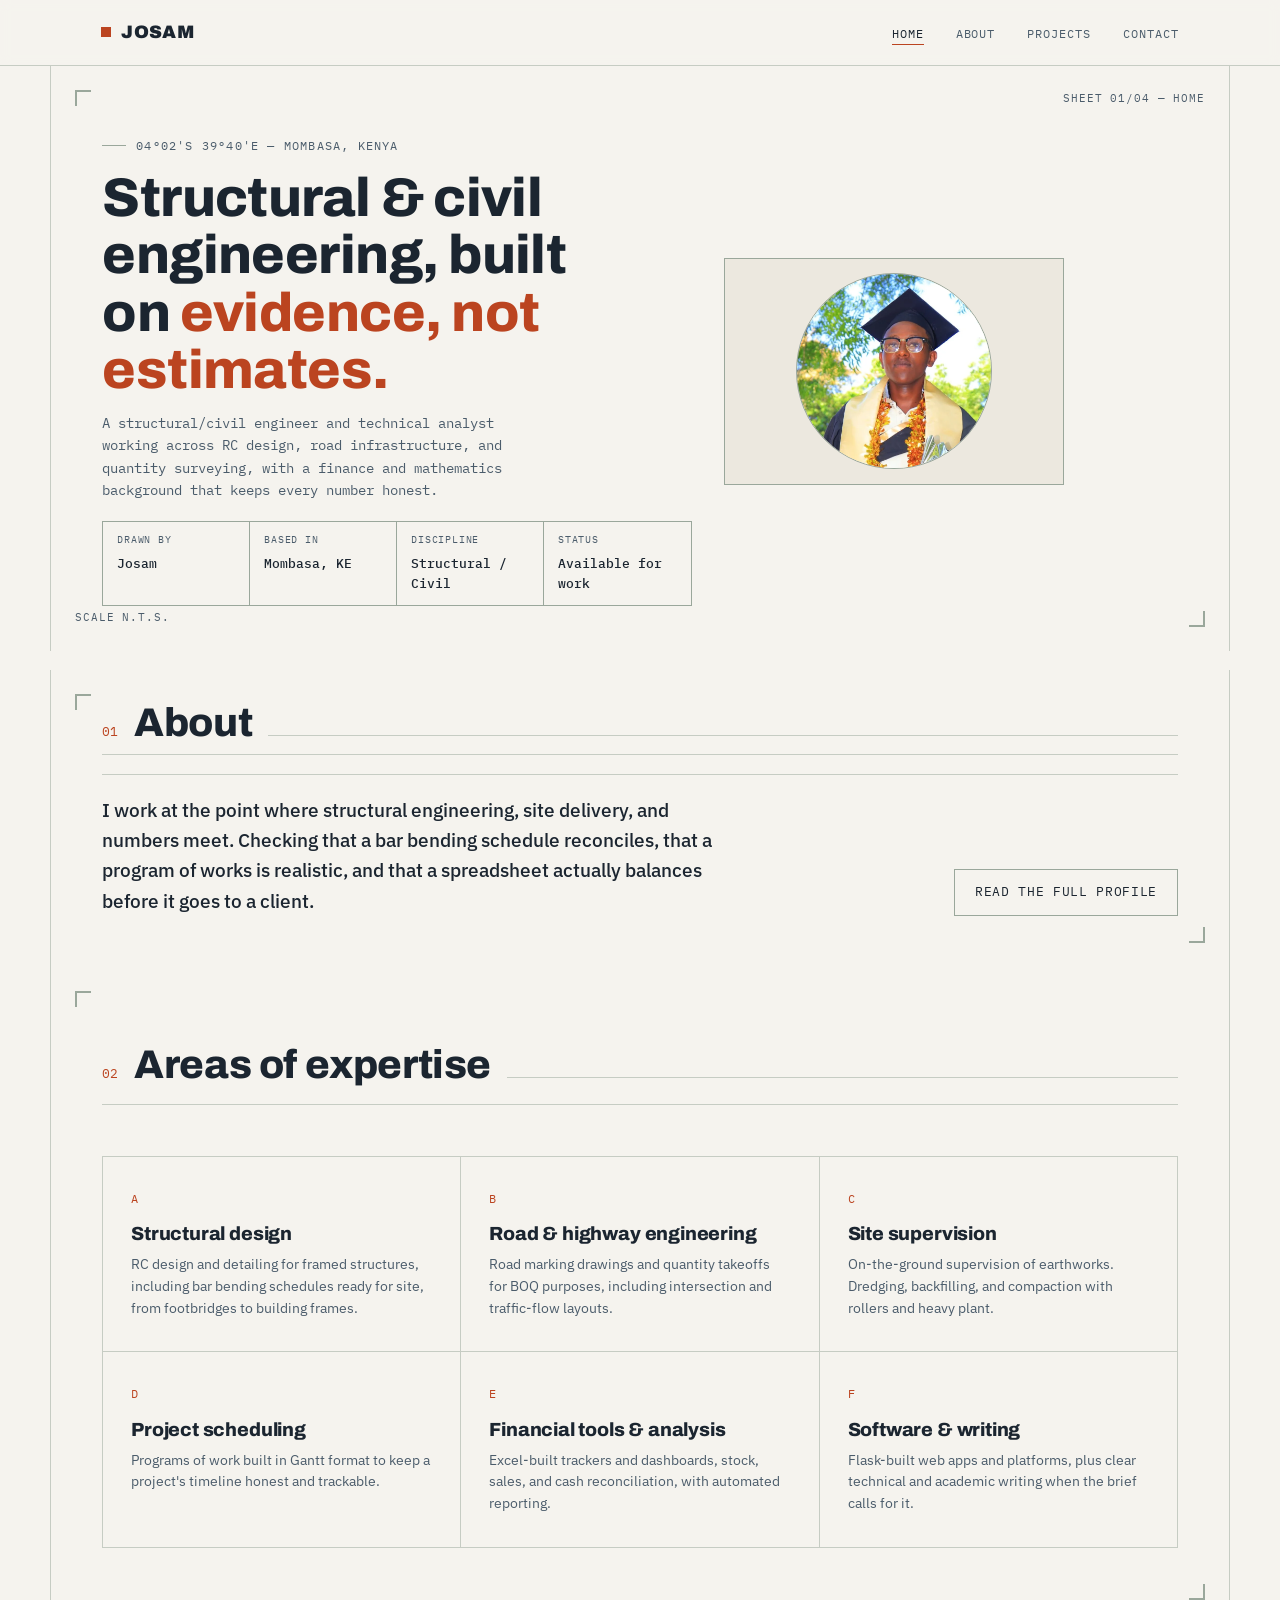
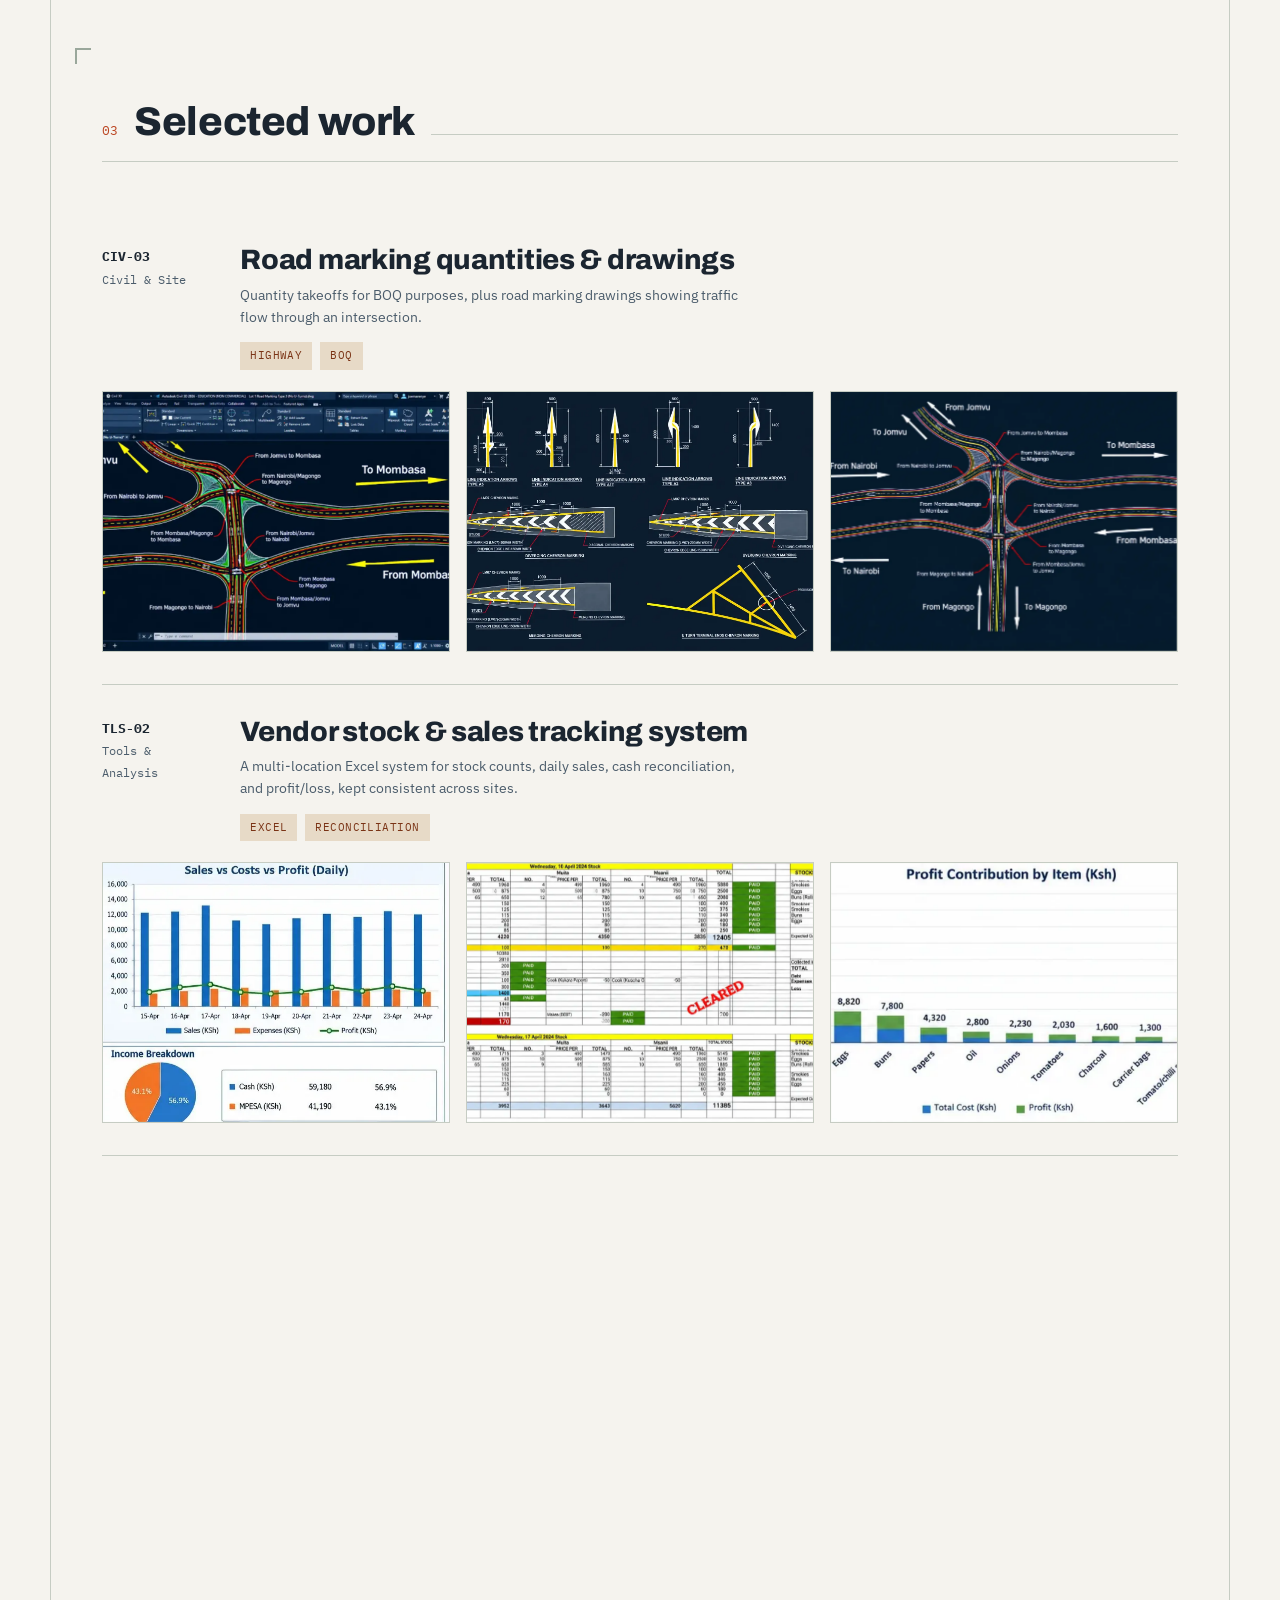
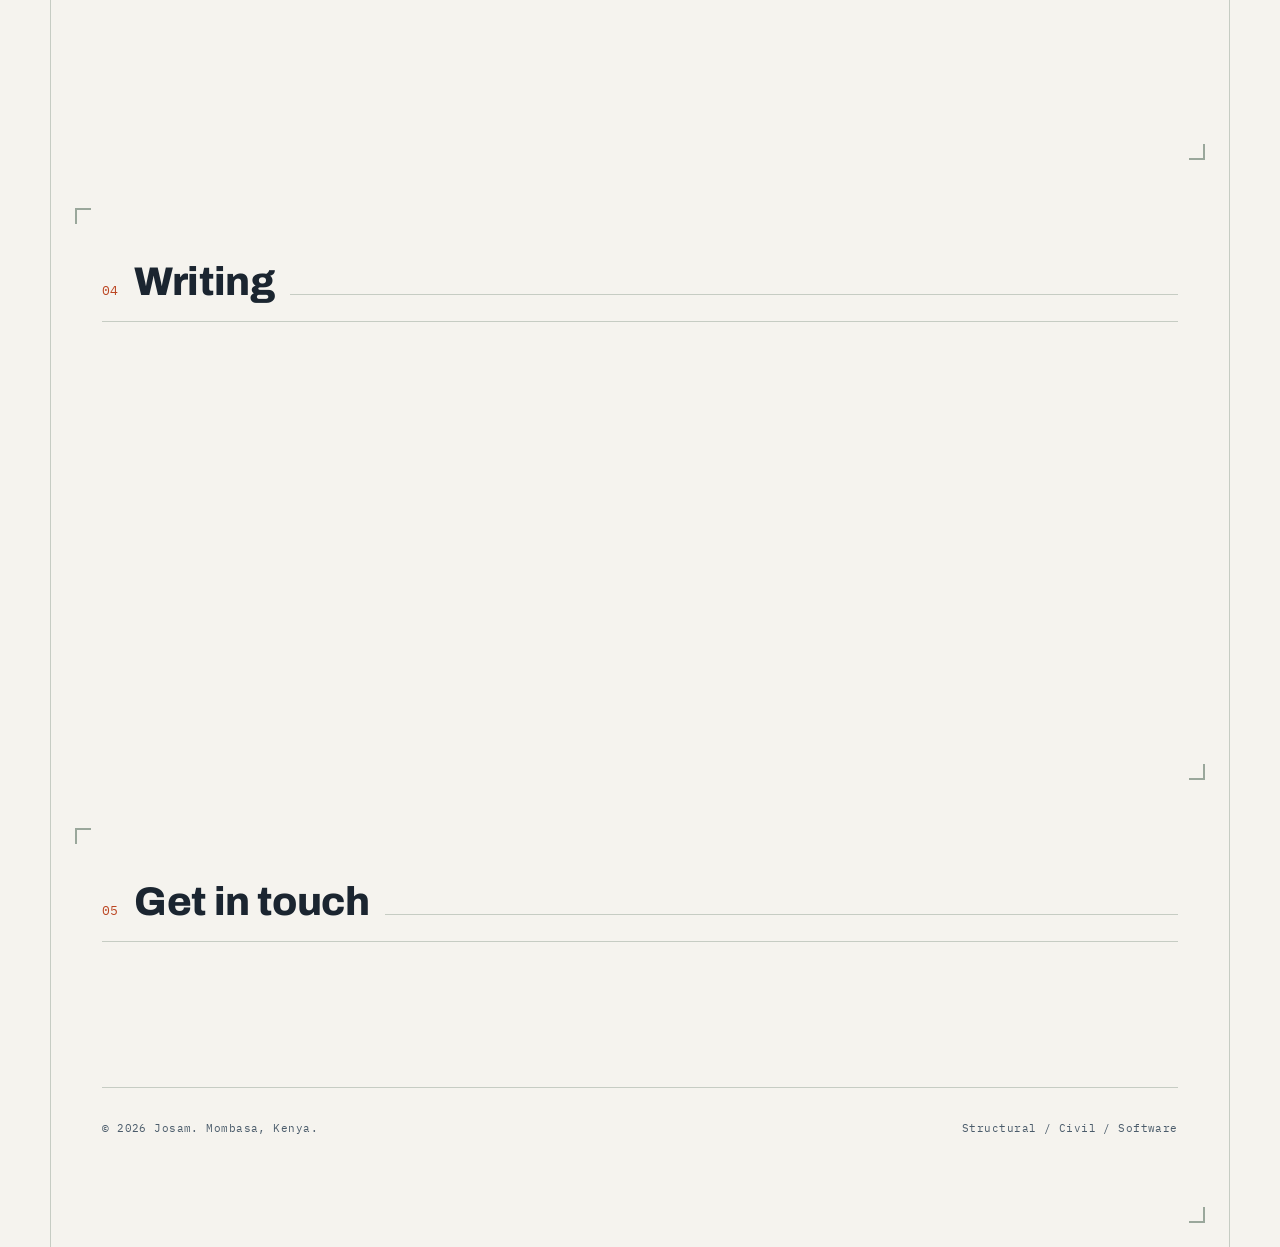
<file: index.html>
<!DOCTYPE html>
<html lang="en">
<head>
<meta charset="UTF-8">
<meta name="viewport" content="width=device-width, initial-scale=1.0">
<title>Josam — Structural &amp; Civil Engineer, Mombasa</title>
<link rel="icon" href="images/icons/favicon.png" sizes="any" />
<meta name="description" content="Portfolio of Josam — structural and civil engineer based in Mombasa, Kenya. RC design, road design, quantity surveying, and software builds.">
<meta name="author" content="Josam">
<link rel="canonical" href="https://josamkm.vercel.app/">

<!-- Open Graph -->
<meta property="og:type" content="website">
<meta property="og:title" content="Josam — Structural & Civil Engineer, Mombasa">
<meta property="og:description" content="Structural and civil engineer based in Mombasa, Kenya. RC design, road infrastructure, quantity surveying, and software builds.">
<meta property="og:image" content="https://josamkm.vercel.app/images/og-image.jpg">
<meta property="og:image:width" content="1200">
<meta property="og:image:height" content="630">
<meta property="og:url" content="https://josamkm.vercel.app/">

<!-- Twitter Card -->
<meta name="twitter:card" content="summary_large_image">
<meta name="twitter:title" content="Josam — Structural & Civil Engineer, Mombasa">
<meta name="twitter:description" content="Structural and civil engineer based in Mombasa, Kenya. RC design, road infrastructure, quantity surveying, and software builds.">
<meta name="twitter:image" content="https://josamkm.vercel.app/images/og-image.jpg">

<script type="application/ld+json">
{
  "@context": "https://schema.org",
  "@type": "Person",
  "name": "Josam",
  "url": "https://josamkm.vercel.app/",
  "image": "https://josamkm.vercel.app/images/josam-portrait.webp",
  "jobTitle": "Structural & Civil Engineer",
  "address": {
    "@type": "PostalAddress",
    "addressLocality": "Mombasa",
    "addressCountry": "KE"
  },
  "sameAs": [
    "https://www.linkedin.com/in/josam-kimani-977538251/",
    "https://x.com/JMichaelSclj",
    "https://cinemarunsdeep.com"
  ]
}
</script>
<link rel="preconnect" href="https://fonts.googleapis.com">
<link href="https://fonts.googleapis.com/css2?family=Archivo:wght@400..900&family=IBM+Plex+Sans:wght@400;500;600&family=IBM+Plex+Mono:wght@400;500;600&display=swap" rel="stylesheet">
<link rel="stylesheet" href="style.css">
<link rel="stylesheet" href="index.css">
</head>
<body>

<header class="site-header">
  <div class="nav-inner">
    <a class="brand" href="index.html"><span class="mark"></span>JOSAM</a>
    <button class="nav-toggle" id="navToggle" aria-label="Toggle menu" aria-expanded="false">
      <span class="bar"></span><span class="bar"></span><span class="bar"></span>
    </button>
    <nav>
      <ul id="navList">
        <li><a href="index.html">Home</a></li>
        <li><a href="about.html">About</a></li>
        <li><a href="projects.html">Projects</a></li>
        <li><a href="contact.html">Contact</a></li>
      </ul>
    </nav>
  </div>
</header>

<div class="above-fold">
<div class="sheet" id="top">
  <span class="sheet-tag">SHEET 01/04 — HOME</span>
  <span class="sheet-tag bottom-left">SCALE N.T.S.</span>

  <section class="hero">
    <div class="hero-grid">
      <div class="hero-text">
        <div class="coord mono">04°02'S 39°40'E — MOMBASA, KENYA</div>
        <h1>Structural &amp; civil engineering, built on <span class="accent-text">evidence, not estimates.</span></h1>
        <p class="hero-role mono">A structural/civil engineer and technical analyst working across RC design, road infrastructure, and quantity surveying, with a finance and mathematics background that keeps every number honest.</p>

        <div class="title-block">
          <div><div class="tb-label">Drawn by</div><div class="tb-value">Josam</div></div>
          <div><div class="tb-label">Based in</div><div class="tb-value">Mombasa, KE</div></div>
          <div><div class="tb-label">Discipline</div><div class="tb-value">Structural / Civil</div></div>
          <div><div class="tb-label">Status</div><div class="tb-value">Available for work</div></div>
        </div>
      </div>
      <div class="hero-figure">
        <div class="hero-portrait">
          <img src="images/josam-portrait.webp" alt="Portrait of Josam">
        </div>
      </div>
    </div>
  </section>
</div>

<!-- ABOUT TEASER -->
<div class="sheet fold-about">
  <section id="about-teaser">
    <div class="section-head">
      <span class="section-num">01</span>
      <h2>About</h2>
      <span class="rule"></span>
    </div>
    <div class="teaser-row reveal">
      <p class="lede">I work at the point where structural engineering, site delivery, and numbers meet. Checking that a bar bending schedule reconciles, that a program of works is realistic, and that a spreadsheet actually balances before it goes to a client.</p>
      <a class="btn" href="about.html">Read the full profile</a>
    </div>
  </section>
</div>
</div>

<!-- EXPERTISE (exclusive to Home) -->
<div class="sheet">
  <section id="expertise">
    <div class="section-head">
      <span class="section-num">02</span>
      <h2>Areas of expertise</h2>
      <span class="rule"></span>
    </div>
    <div class="expertise-grid reveal">
      <div class="expertise-card">
        <span class="num mono">A</span>
        <h3>Structural design</h3>
        <p>RC design and detailing for framed structures, including bar bending schedules ready for site, from footbridges to building frames.</p>
      </div>
      <div class="expertise-card">
        <span class="num mono">B</span>
        <h3>Road &amp; highway engineering</h3>
        <p>Road marking drawings and quantity takeoffs for BOQ purposes, including intersection and traffic-flow layouts.</p>
      </div>
      <div class="expertise-card">
        <span class="num mono">C</span>
        <h3>Site supervision</h3>
        <p>On-the-ground supervision of earthworks. Dredging, backfilling, and compaction with rollers and heavy plant.</p>
      </div>
      <div class="expertise-card">
        <span class="num mono">D</span>
        <h3>Project scheduling</h3>
        <p>Programs of work built in Gantt format to keep a project's timeline honest and trackable.</p>
      </div>
      <div class="expertise-card">
        <span class="num mono">E</span>
        <h3>Financial tools &amp; analysis</h3>
        <p>Excel-built trackers and dashboards, stock, sales, and cash reconciliation, with automated reporting.</p>
      </div>
      <div class="expertise-card">
        <span class="num mono">F</span>
        <h3>Software &amp; writing</h3>
        <p>Flask-built web apps and platforms, plus clear technical and academic writing when the brief calls for it.</p>
      </div>
    </div>
  </section>
</div>

<!-- PROJECTS HIGHLIGHTS -->
<div class="sheet">
  <section id="work-teaser">
    <div class="section-head">
      <span class="section-num">03</span>
      <h2>Selected work</h2>
      <span class="rule"></span>
    </div>

    <div class="project reveal">
      <div class="proj-sheet"><strong>CIV-03</strong>Civil &amp; Site</div>
      <div>
        <h3>Road marking quantities &amp; drawings</h3>
        <p>Quantity takeoffs for BOQ purposes, plus road marking drawings showing traffic flow through an intersection.</p>
        <div class="tags"><span class="tag">Highway</span><span class="tag">BOQ</span></div>
      </div>
      <div class="proj-gallery">
        <div class="proj-thumb"><img src="images/projects/civ-03-road-marking-1.webp" alt="Road marking drawing, image 1"></div>
        <div class="proj-thumb"><img src="images/projects/civ-03-road-marking-2.webp" alt="Road marking drawing, image 2"></div>
        <div class="proj-thumb"><img src="images/projects/civ-03-road-marking-3.webp" alt="Road marking drawing, image 3"></div>
      </div>
    </div>

    <div class="project reveal">
      <div class="proj-sheet"><strong>TLS-02</strong>Tools &amp; Analysis</div>
      <div>
        <h3>Vendor stock &amp; sales tracking system</h3>
        <p>A multi-location Excel system for stock counts, daily sales, cash reconciliation, and profit/loss, kept consistent across sites.</p>
        <div class="tags"><span class="tag">Excel</span><span class="tag">Reconciliation</span></div>
      </div>
      <div class="proj-gallery">
        <div class="proj-thumb"><img src="images/projects/tls-02-vendor-stock-tracker-1.webp" alt="Vendor stock tracker, image 1"></div>
        <div class="proj-thumb"><img src="images/projects/tls-02-vendor-stock-tracker-2.webp" alt="Vendor stock tracker, image 2"></div>
        <div class="proj-thumb"><img src="images/projects/tls-02-vendor-stock-tracker-3.webp" alt="Vendor stock tracker, image 3"></div>
      </div>
    </div>

    <div class="project reveal">
      <div class="proj-sheet"><strong>DEV-04</strong>Software</div>
      <div>
        <h3>Lulu's Delish</h3>
        <p>A restaurant site built from scratch after finding they had none. A simple website, Netlify-deployed, time-aware hero, built with reuse as a template in mind.</p>
        <div class="tags"><span class="tag">Flask</span><span class="tag">Netlify</span></div>
        <a class="proj-link" href="https://lulus-delish.netlify.app/" target="_blank" rel="noopener">View live ↗</a>
      </div>
      <div class="proj-gallery">
        <div class="proj-thumb"><img src="images/projects/dev-04-lulus-delish-1.webp" alt="Lulu's Delish website, image 1"></div>
        <div class="proj-thumb"><img src="images/projects/dev-04-lulus-delish-2.webp" alt="Lulu's Delish website, image 2"></div>
        <div class="proj-thumb"><img src="images/projects/dev-04-lulus-delish-3.webp" alt="Lulu's Delish website, image 3"></div>
      </div>
    </div>

    <div class="teaser-row reveal" style="border-top:none; padding-top:0;">
      <a class="btn" href="projects.html">View the full project record</a>
    </div>
  </section>
</div>

<!-- WRITING TEASER -->
<div class="sheet">
  <section id="writing-teaser" style="padding-top:0;">
    <div class="section-head" style="max-width:var(--content-max); margin-left:0;">
      <span class="section-num">04</span>
      <h2>Writing</h2>
      <span class="rule"></span>
    </div>
    <div class="writing-panel reveal">
      <div>
        <div class="coord mono">OFF THE DRAWING BOARD</div>
        <h3>Cinema Runs Deep</h3>
        <p>A film and pop culture blog covering superhero cinema, anime, and streaming originals. Analytical, opinion-driven, and written from a distinct Kenyan perspective.</p>
        <a class="btn" href="https://cinemarunsdeep.com" target="_blank" rel="noopener">Visit the blog</a>
      </div>
    </div>
  </section>
</div>

<!-- CONTACT TEASER -->
<div class="sheet">
  <section id="contact-teaser">
    <div class="section-head">
      <span class="section-num">05</span>
      <h2>Get in touch</h2>
      <span class="rule"></span>
    </div>
    <div class="teaser-row reveal">
      <p class="lede">Open to full-time roles and freelance engagements. From structural drawing, site work, financial tooling, or software builds.</p>
      <a class="btn" href="contact.html">Contact details</a>
    </div>
  </section>

  <footer class="site-footer">
    <span>© 2026 Josam. Mombasa, Kenya.</span>
    <span>Structural / Civil / Software</span>
  </footer>
</div>

<script src="script.js"></script>
</body>
</html>
</file>
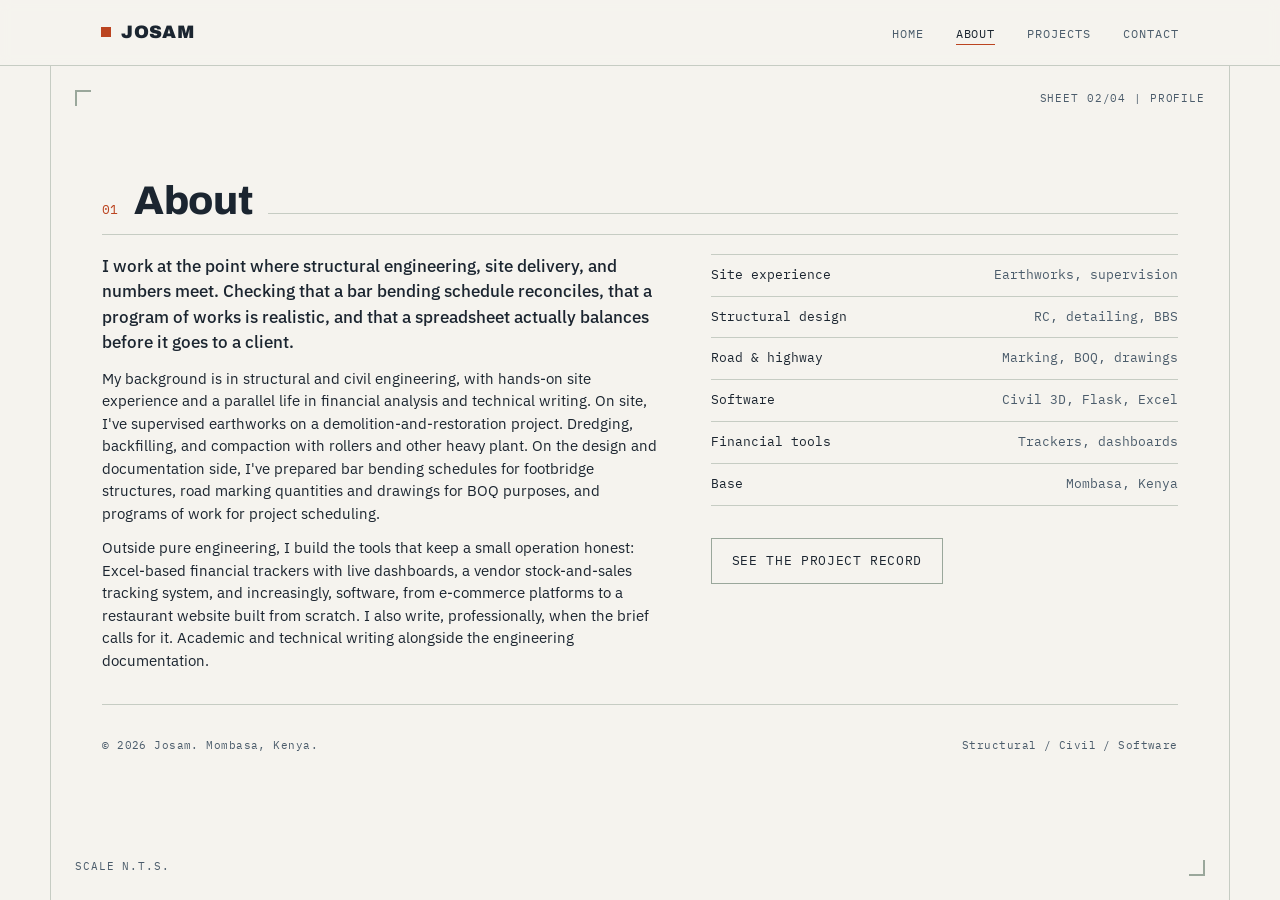
<file: about.html>
<!DOCTYPE html>
<html lang="en">
<head>
<meta charset="UTF-8">
<meta name="viewport" content="width=device-width, initial-scale=1.0">
<title>About | Josam</title>
<link rel="icon" href="images/icons/favicon.png" sizes="any" />
<meta name="description" content="About Josam | structural and civil engineer based in Mombasa, Kenya, with a parallel practice in software and financial tooling.">
<meta name="author" content="Josam">
<link rel="canonical" href="https://josamkm.vercel.app/about.html">

<!-- Open Graph -->
<meta property="og:type" content="website">
<meta property="og:title" content="About | Josam">
<meta property="og:description" content="About Josam | structural and civil engineer based in Mombasa, Kenya, with a parallel practice in software and financial tooling.">
<meta property="og:image" content="https://josamkm.vercel.app/images/og-image.jpg">
<meta property="og:image:width" content="1200">
<meta property="og:image:height" content="630">
<meta property="og:url" content="https://josamkm.vercel.app/about.html">

<!-- Twitter Card -->
<meta name="twitter:card" content="summary_large_image">
<meta name="twitter:title" content="About | Josam">
<meta name="twitter:description" content="About Josam | structural and civil engineer based in Mombasa, Kenya, with a parallel practice in software and financial tooling.">
<meta name="twitter:image" content="https://josamkm.vercel.app/images/og-image.jpg">
<link rel="preconnect" href="https://fonts.googleapis.com">
<link href="https://fonts.googleapis.com/css2?family=Archivo:wght@400..900&family=IBM+Plex+Sans:wght@400;500;600&family=IBM+Plex+Mono:wght@400;500;600&display=swap" rel="stylesheet">
<link rel="stylesheet" href="style.css">
<link rel="stylesheet" href="about.css">
</head>
<body>

<header class="site-header">
  <div class="nav-inner">
    <a class="brand" href="index.html"><span class="mark"></span>JOSAM</a>
    <button class="nav-toggle" id="navToggle" aria-label="Toggle menu" aria-expanded="false">
      <span class="bar"></span><span class="bar"></span><span class="bar"></span>
    </button>
    <nav>
      <ul id="navList">
        <li><a href="index.html">Home</a></li>
        <li><a href="about.html">About</a></li>
        <li><a href="projects.html">Projects</a></li>
        <li><a href="contact.html">Contact</a></li>
      </ul>
    </nav>
  </div>
</header>

<div class="sheet">
  <span class="sheet-tag">SHEET 02/04 | PROFILE</span>
  <span class="sheet-tag bottom-left">SCALE N.T.S.</span>

  <section id="about">
    <div class="section-head">
      <span class="section-num">01</span>
      <h2>About</h2>
      <span class="rule"></span>
    </div>
    <div class="about-grid reveal">
      <div>
        <p class="lede">I work at the point where structural engineering, site delivery, and numbers meet. Checking that a bar bending schedule reconciles, that a program of works is realistic, and that a spreadsheet actually balances before it goes to a client.</p>
        <p>My background is in structural and civil engineering, with hands-on site experience and a parallel life in financial analysis and technical writing. On site, I've supervised earthworks on a demolition-and-restoration project. Dredging, backfilling, and compaction with rollers and other heavy plant. On the design and documentation side, I've prepared bar bending schedules for footbridge structures, road marking quantities and drawings for BOQ purposes, and programs of work for project scheduling.</p>
        <p>Outside pure engineering, I build the tools that keep a small operation honest: Excel-based financial trackers with live dashboards, a vendor stock-and-sales tracking system, and increasingly, software, from e-commerce platforms to a restaurant website built from scratch. I also write, professionally, when the brief calls for it. Academic and technical writing alongside the engineering documentation.</p>
      </div>
      <div>
        <div class="stack-list">
          <div><span>Site experience</span><span>Earthworks, supervision</span></div>
          <div><span>Structural design</span><span>RC, detailing, BBS</span></div>
          <div><span>Road &amp; highway</span><span>Marking, BOQ, drawings</span></div>
          <div><span>Software</span><span>Civil 3D, Flask, Excel</span></div>
          <div><span>Financial tools</span><span>Trackers, dashboards</span></div>
          <div><span>Base</span><span>Mombasa, Kenya</span></div>
        </div>
        <a class="btn" href="projects.html" style="margin-top:var(--space-4);">See the project record</a>
      </div>
    </div>
  </section>

  <footer class="site-footer">
    <span>© 2026 Josam. Mombasa, Kenya.</span>
    <span>Structural / Civil / Software</span>
  </footer>
</div>

<script src="script.js"></script>
</body>
</html>
</file>
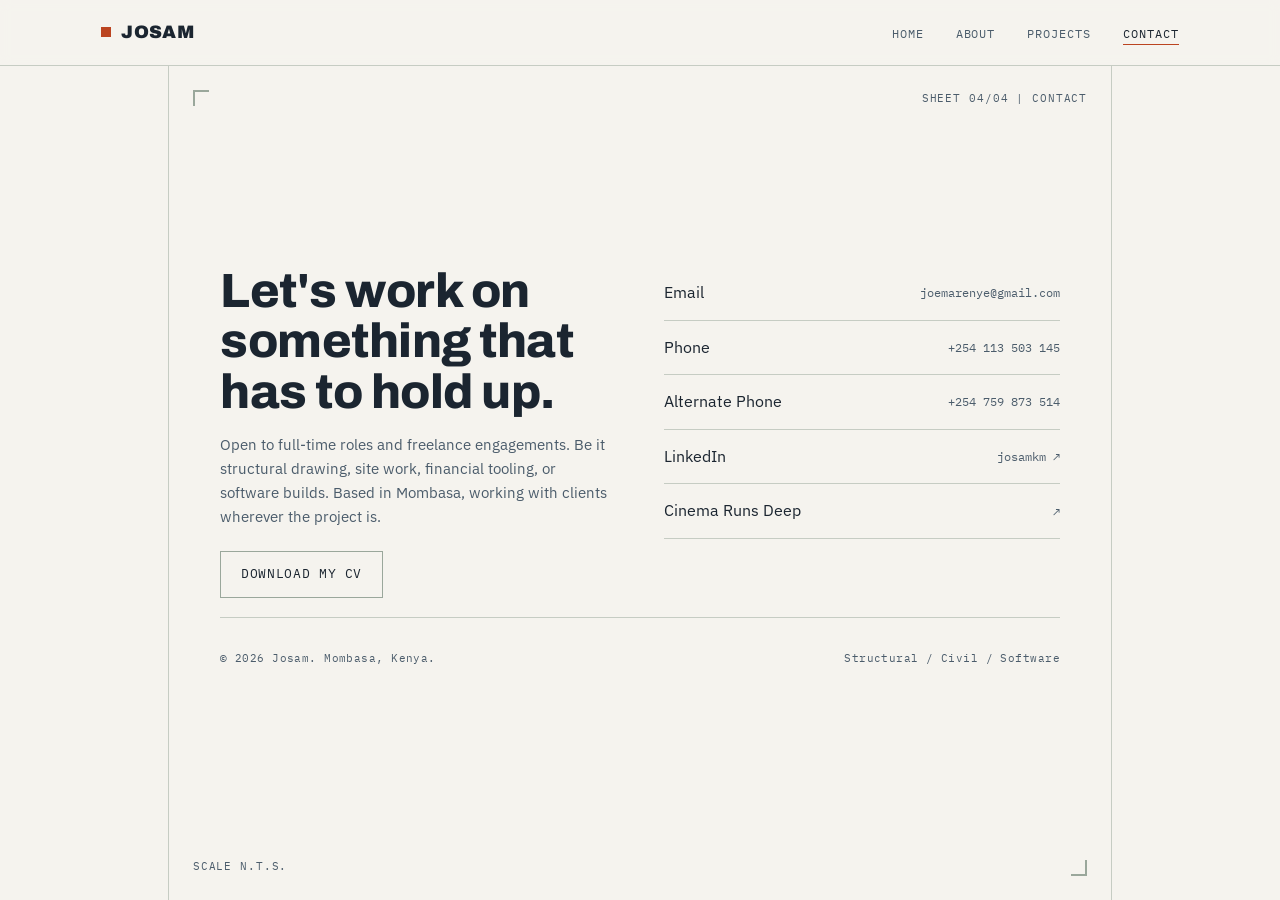
<file: contact.html>
<!DOCTYPE html>
<html lang="en">
<head>
<meta charset="UTF-8">
<meta name="viewport" content="width=device-width, initial-scale=1.0">
<title>Contact | Josam</title>
<link rel="icon" href="images-webp/icons/favicon.webp" sizes="any" />
<meta name="description" content="Get in touch with Josam | structural and civil engineer based in Mombasa, Kenya.">
<meta name="author" content="Josam">
<link rel="canonical" href="https://josamkm.vercel.app/contact.html">

<!-- Open Graph -->
<meta property="og:type" content="website">
<meta property="og:title" content="Contact | Josam">
<meta property="og:description" content="Get in touch with Josam | structural and civil engineer based in Mombasa, Kenya.">
<meta property="og:image" content="https://josamkm.vercel.app/images/og-image.jpg">
<meta property="og:image:width" content="1200">
<meta property="og:image:height" content="630">
<meta property="og:url" content="https://josamkm.vercel.app/contact.html">

<!-- Twitter Card -->
<meta name="twitter:card" content="summary_large_image">
<meta name="twitter:title" content="Contact | Josam">
<meta name="twitter:description" content="Get in touch with Josam | structural and civil engineer based in Mombasa, Kenya.">
<meta name="twitter:image" content="https://josamkm.vercel.app/images/og-image.jpg">
<link rel="preconnect" href="https://fonts.googleapis.com">
<link href="https://fonts.googleapis.com/css2?family=Archivo:wght@400..900&family=IBM+Plex+Sans:wght@400;500;600&family=IBM+Plex+Mono:wght@400;500;600&display=swap" rel="stylesheet">
<link rel="stylesheet" href="style.css">
<link rel="stylesheet" href="contact.css">
</head>
<body>

<header class="site-header">
  <div class="nav-inner">
    <a class="brand" href="index.html"><span class="mark"></span>JOSAM</a>
    <button class="nav-toggle" id="navToggle" aria-label="Toggle menu" aria-expanded="false">
      <span class="bar"></span><span class="bar"></span><span class="bar"></span>
    </button>
    <nav>
      <ul id="navList">
        <li><a href="index.html">Home</a></li>
        <li><a href="about.html">About</a></li>
        <li><a href="projects.html">Projects</a></li>
        <li><a href="contact.html">Contact</a></li>
      </ul>
    </nav>
  </div>
</header>

<div class="sheet">
  <span class="sheet-tag">SHEET 04/04 | CONTACT</span>
  <span class="sheet-tag bottom-left">SCALE N.T.S.</span>

  <section id="contact">
    <div class="contact-grid reveal">
      <div>
        <h2>Let's work on something that has to hold up.</h2>
        <p>Open to full-time roles and freelance engagements. Be it structural drawing, site work, financial tooling, or software builds. Based in Mombasa, working with clients wherever the project is.</p>
        <a href="/Resume.pdf" download class="btn">Download my CV</a>
      </div>
      <div class="contact-list">
        <a href="mailto:joemarenye@gmail.com">Email<span>joemarenye@gmail.com</span></a>
        <a href="tel:+254113503145">Phone<span>+254 113 503 145</span></a>
        <a href="tel:+254113503145">Alternate Phone<span>+254 759 873 514</span></a>
        <a href="https://www.linkedin.com/in/josam-kimani-977538251/" target="_blank" rel="noopener">LinkedIn<span>josamkm ↗</span></a>
        <a href="https://cinemarunsdeep.com" target="_blank" rel="noopener">Cinema Runs Deep<span>↗</span></a>
      </div>
    </div>
  </section>

  <footer class="site-footer">
    <span>© 2026 Josam. Mombasa, Kenya.</span>
    <span>Structural / Civil / Software</span>
  </footer>
</div>

<script src="script.js"></script>
</body>
</html>
</file>
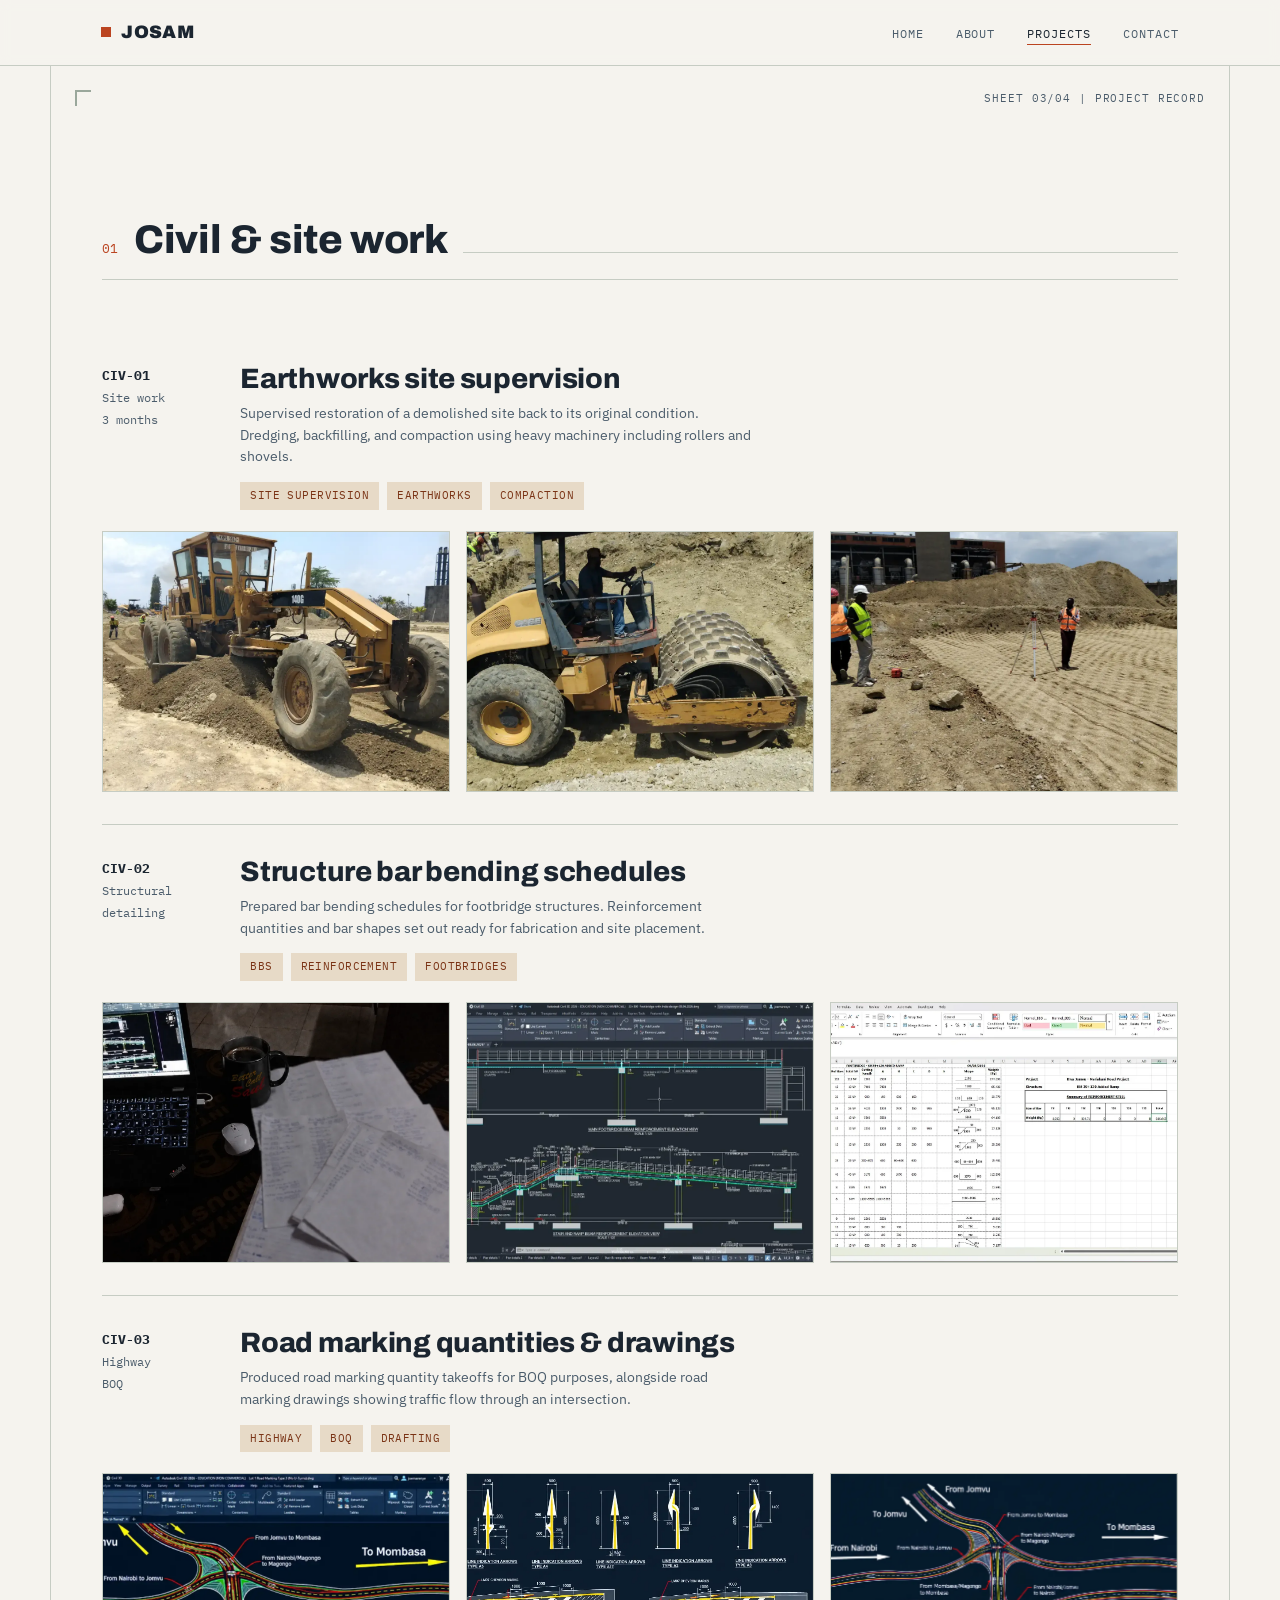
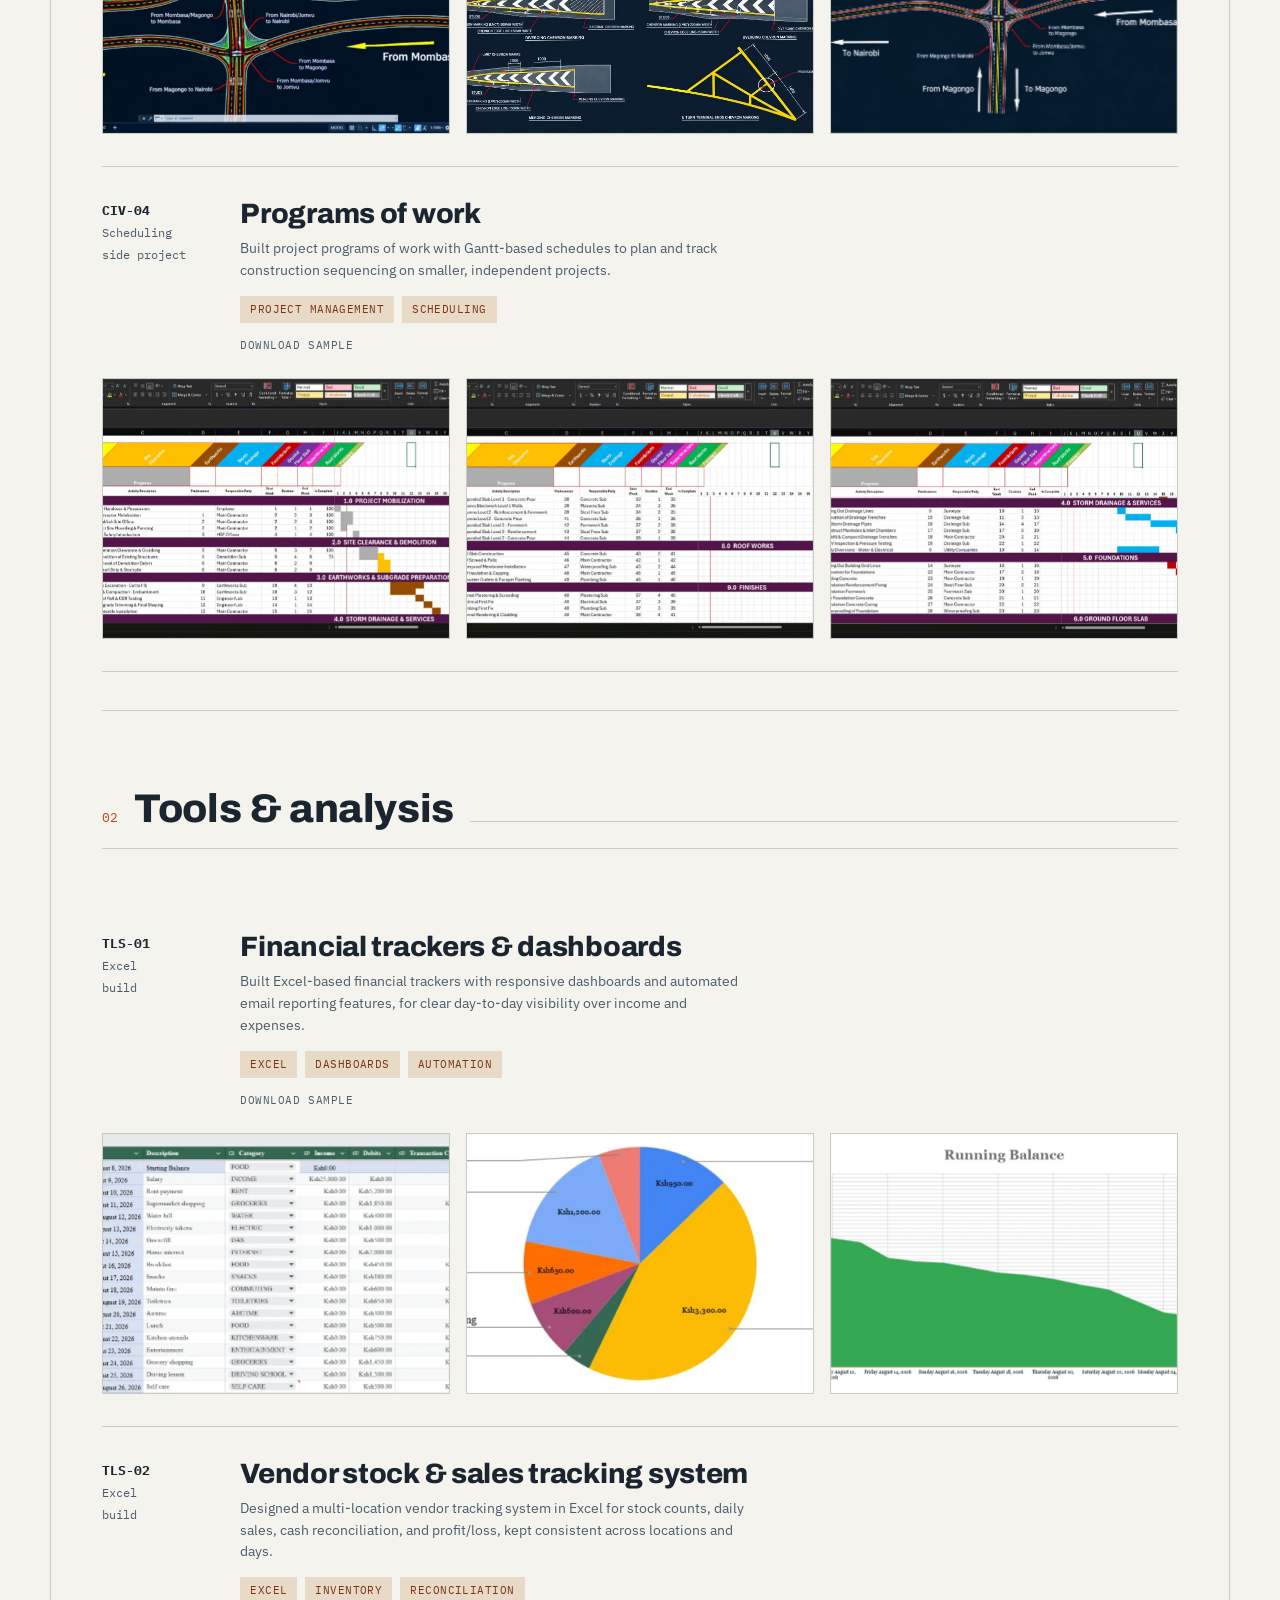
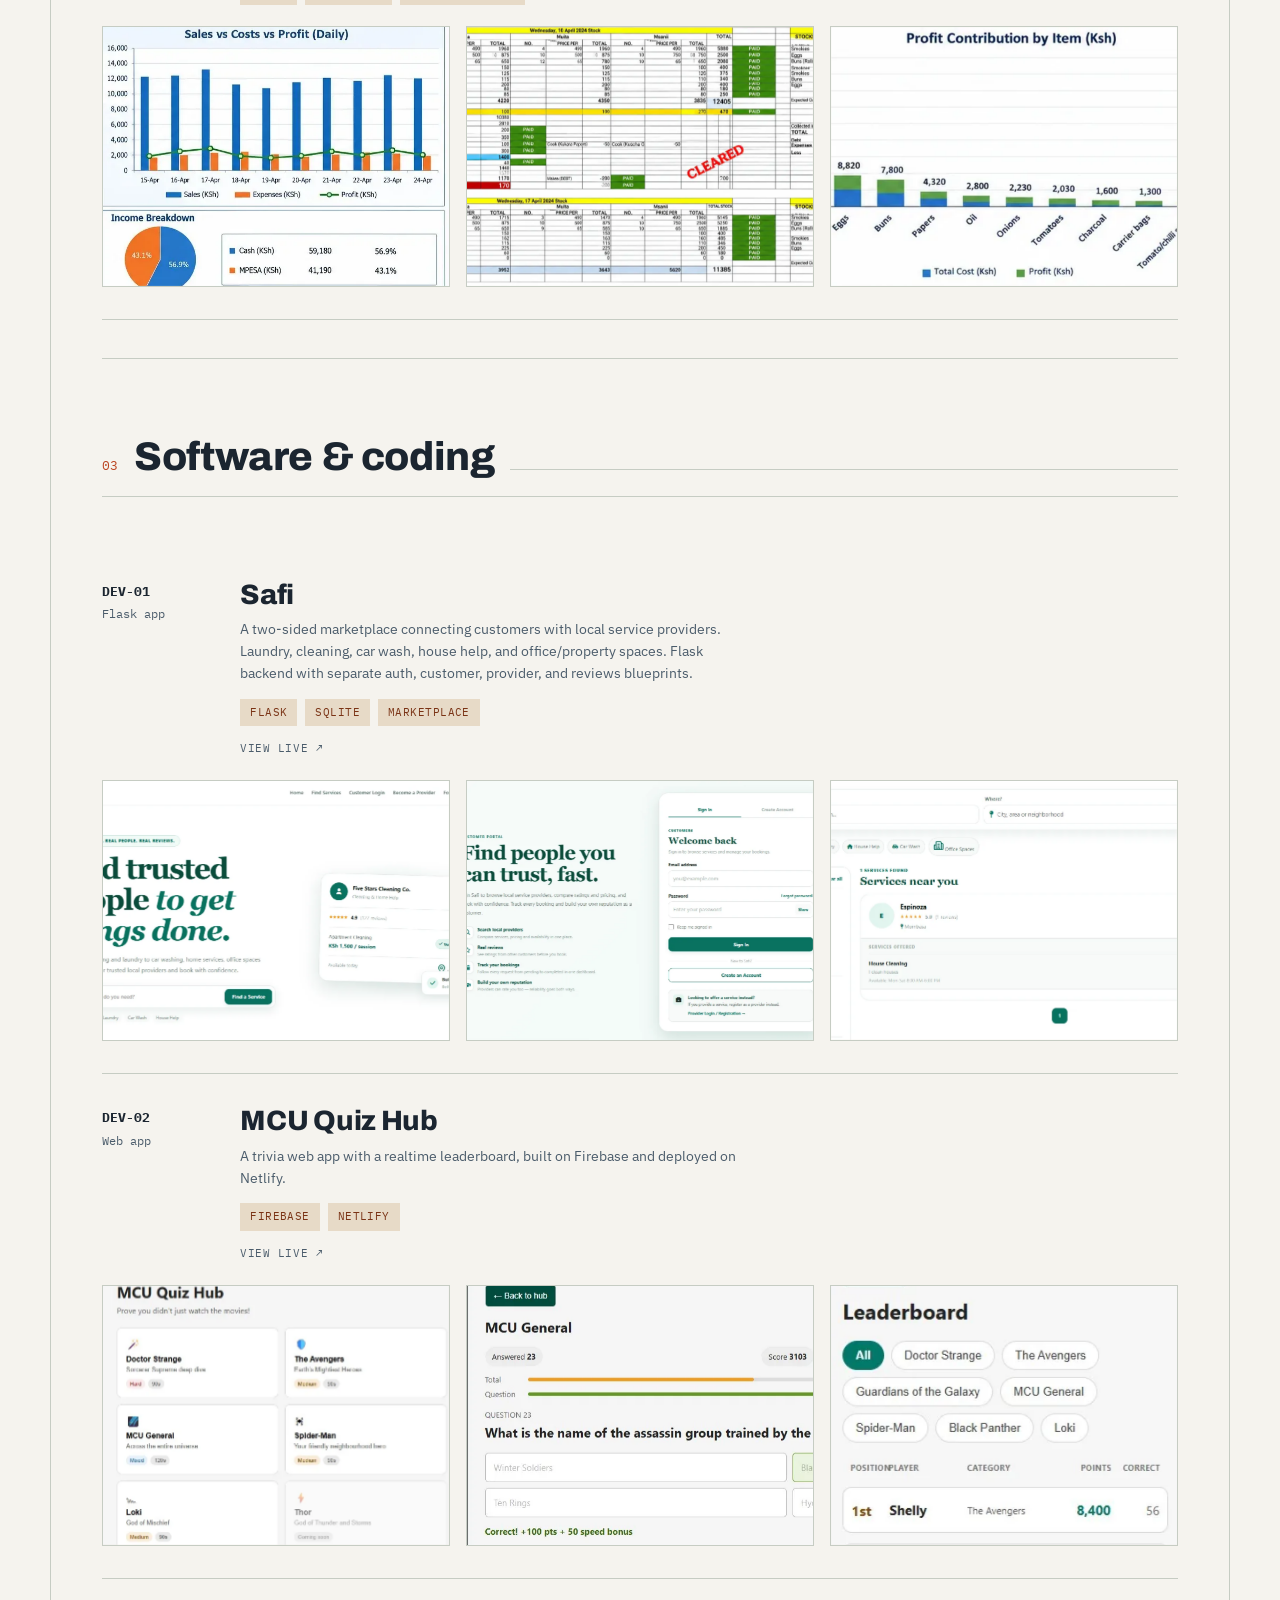
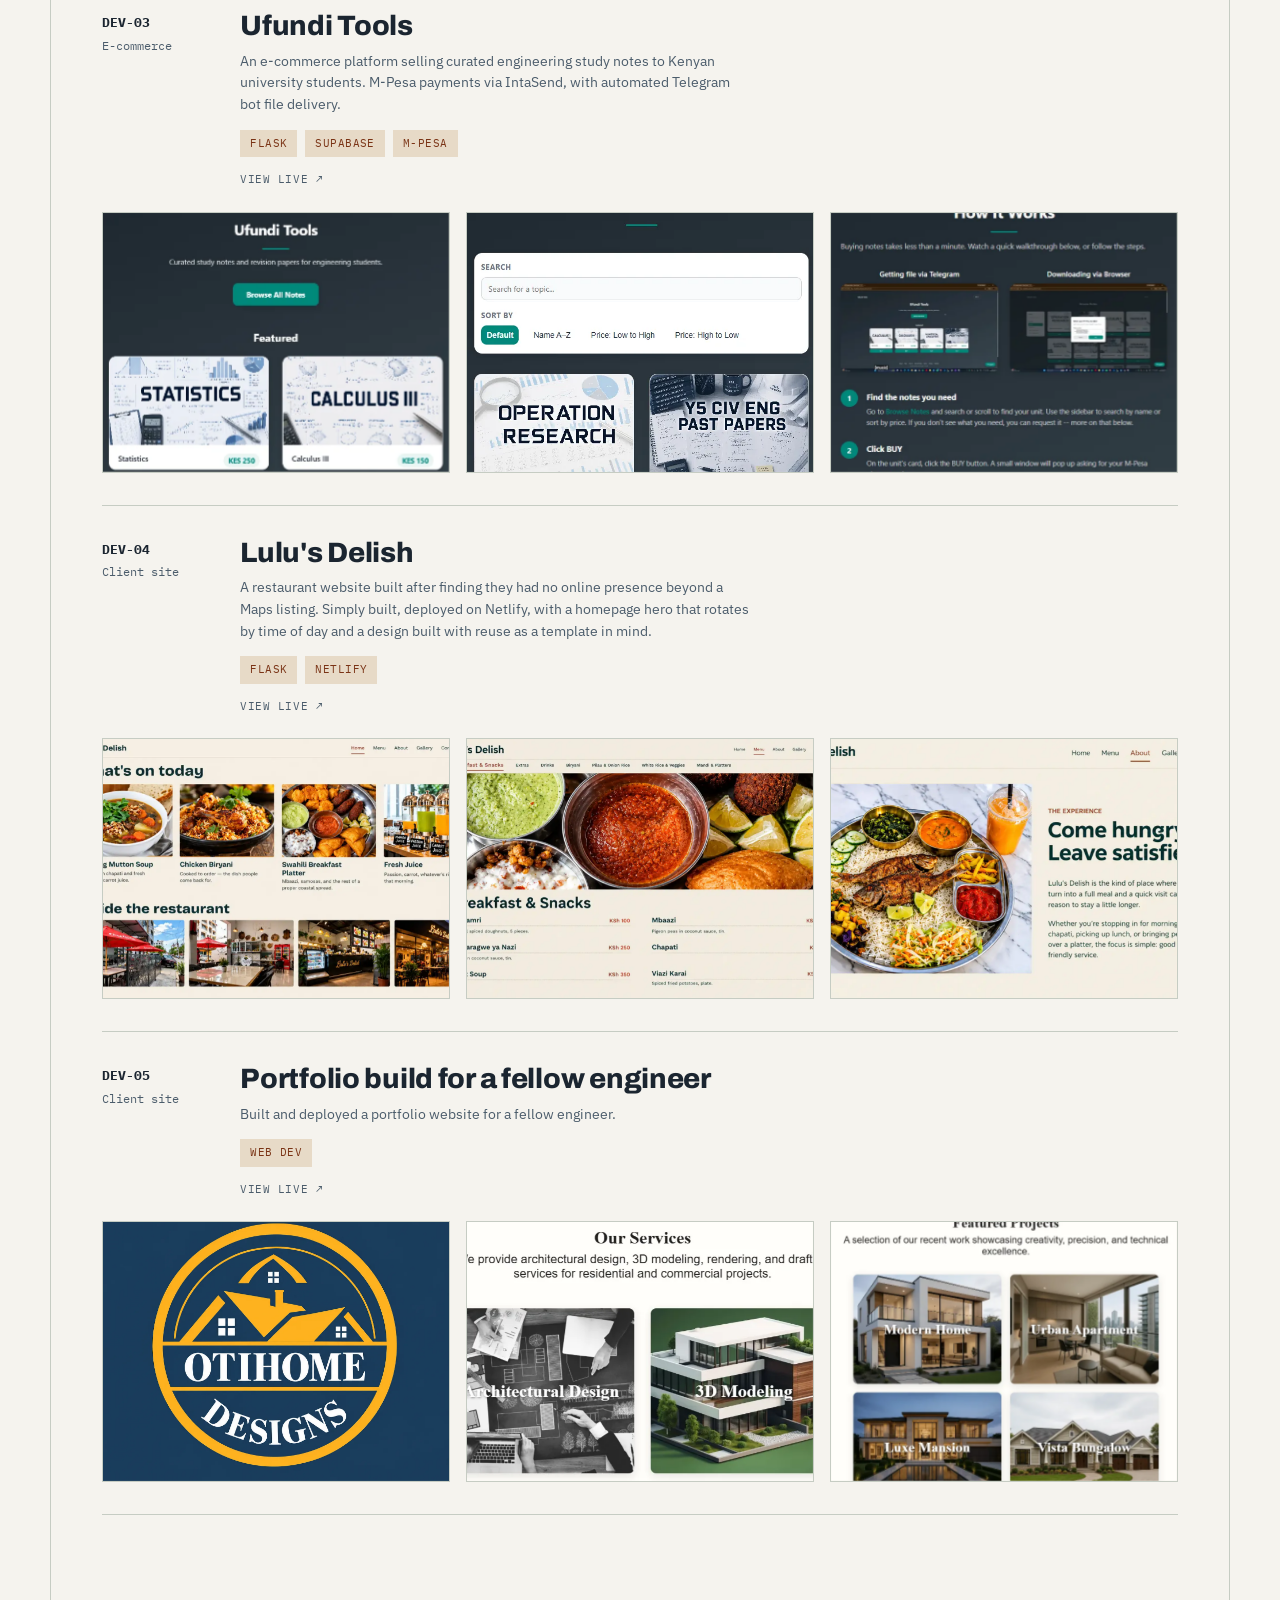
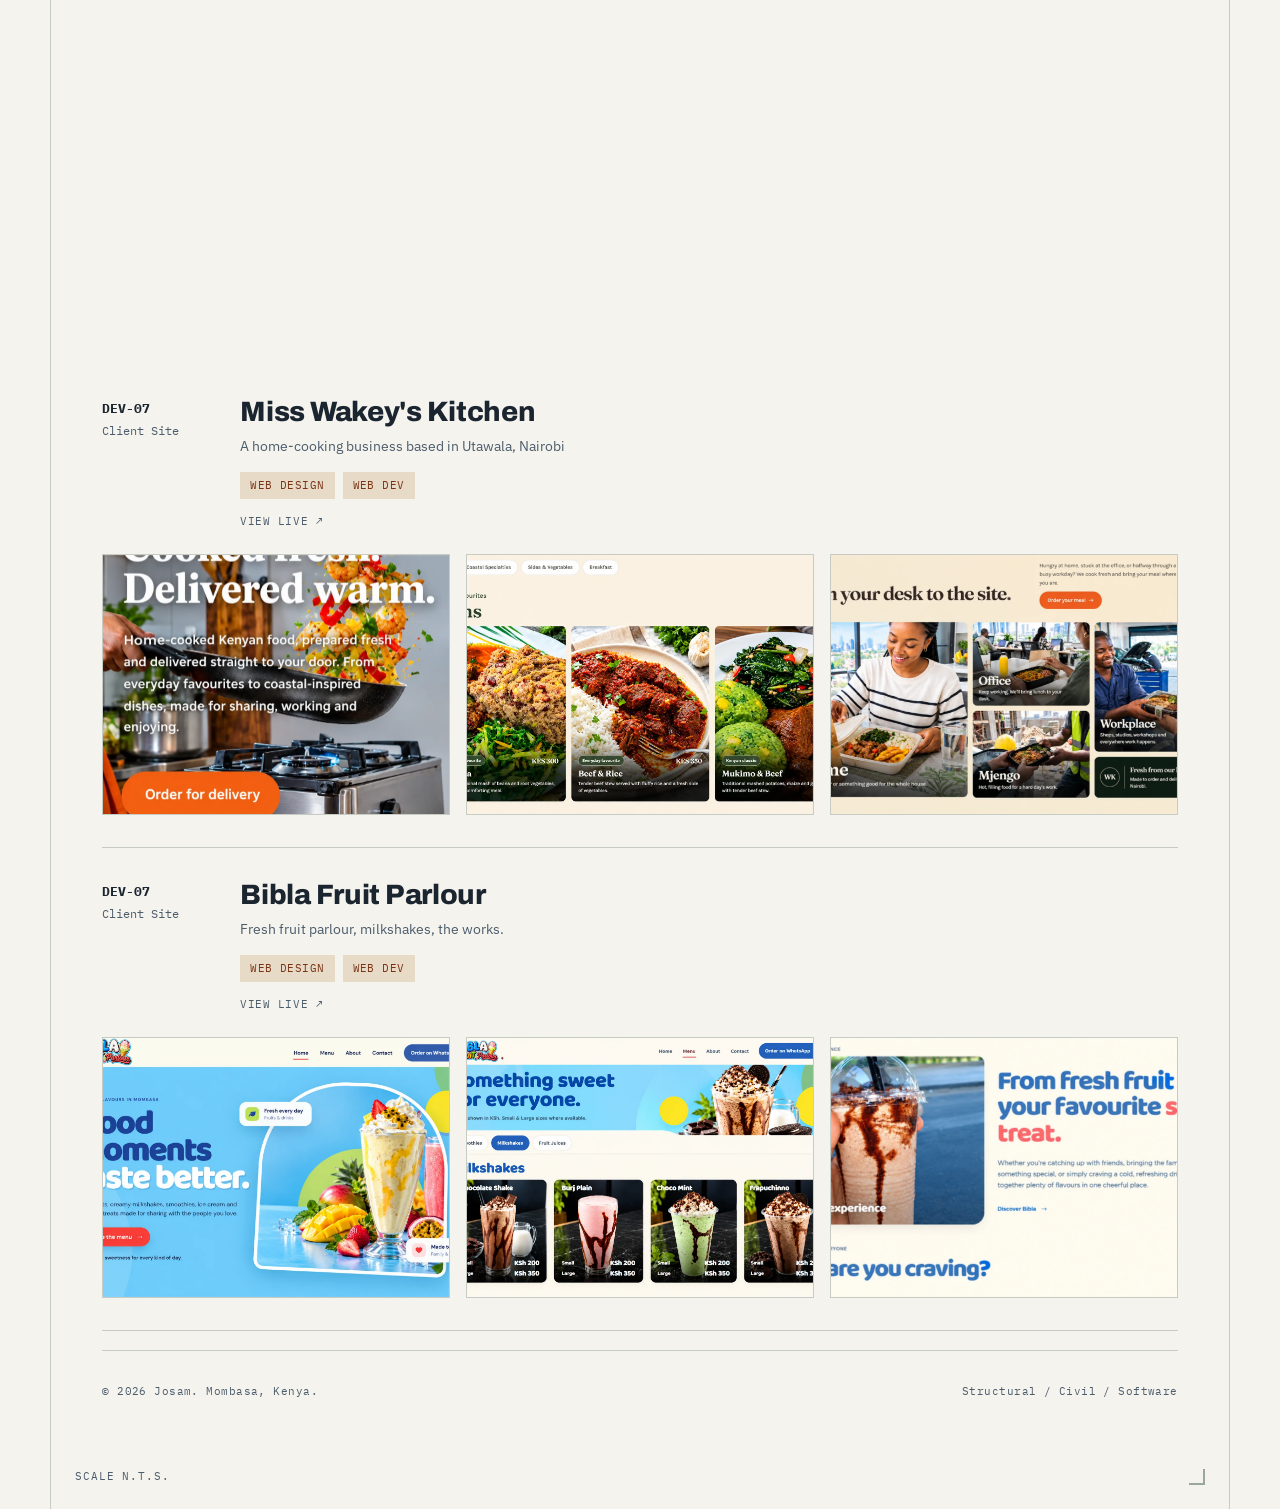
<file: projects.html>
<!DOCTYPE html>
<html lang="en">
<head>
<meta charset="UTF-8">
<meta name="viewport" content="width=device-width, initial-scale=1.0">
<title>Projects | Josam</title>
<link rel="icon" href="images-webp/icons/favicon.webp" sizes="any" />
<meta name="description" content="Project record for Josam | civil and site work, financial tooling, and software builds.">
<meta name="author" content="Josam">
<link rel="canonical" href="https://josamkm.vercel.app/projects.html">

<!-- Open Graph -->
<meta property="og:type" content="website">
<meta property="og:title" content="Projects | Josam">
<meta property="og:description" content="Project record for Josam | civil and site work, financial tooling, and software builds.">
<meta property="og:image" content="https://josamkm.vercel.app/images/og-image.jpg">
<meta property="og:image:width" content="1200">
<meta property="og:image:height" content="630">
<meta property="og:url" content="https://josamkm.vercel.app/projects.html">

<!-- Twitter Card -->
<meta name="twitter:card" content="summary_large_image">
<meta name="twitter:title" content="Projects | Josam">
<meta name="twitter:description" content="Project record for Josam | civil and site work, financial tooling, and software builds.">
<meta name="twitter:image" content="https://josamkm.vercel.app/images/og-image.jpg">
<link rel="preconnect" href="https://fonts.googleapis.com">
<link href="https://fonts.googleapis.com/css2?family=Archivo:wght@400..900&family=IBM+Plex+Sans:wght@400;500;600&family=IBM+Plex+Mono:wght@400;500;600&display=swap" rel="stylesheet">
<link rel="stylesheet" href="style.css">
<link rel="stylesheet" href="projects.css">
</head>
<body>

<header class="site-header">
  <div class="nav-inner">
    <a class="brand" href="index.html"><span class="mark"></span>JOSAM</a>
    <button class="nav-toggle" id="navToggle" aria-label="Toggle menu" aria-expanded="false">
      <span class="bar"></span><span class="bar"></span><span class="bar"></span>
    </button>
    <nav>
      <ul id="navList">
        <li><a href="index.html">Home</a></li>
        <li><a href="about.html">About</a></li>
        <li><a href="projects.html">Projects</a></li>
        <li><a href="contact.html">Contact</a></li>
      </ul>
    </nav>
  </div>
</header>

<div class="sheet">
  <span class="sheet-tag">SHEET 03/04 | PROJECT RECORD</span>
  <span class="sheet-tag bottom-left">SCALE N.T.S.</span>

  <!-- CIVIL & SITE WORK -->
  <section id="civil" style="padding-top:var(--space-6);">
    <div class="section-head">
      <span class="section-num">01</span>
      <h2>Civil &amp; site work</h2>
      <span class="rule"></span>
    </div>

    <div class="project reveal">
      <div class="proj-sheet"><strong>CIV-01</strong>Site work<br>3 months</div>
      <div>
        <h3>Earthworks site supervision</h3>
        <p>Supervised restoration of a demolished site back to its original condition. Dredging, backfilling, and compaction using heavy machinery including rollers and shovels.</p>
        <div class="tags"><span class="tag">Site Supervision</span><span class="tag">Earthworks</span><span class="tag">Compaction</span></div>
      </div>
      <div class="proj-gallery">
        <div class="proj-thumb"><img src="images-webp/projects/civ-01-earthworks-1.webp" alt="Earthworks site supervision, image 1"></div>
        <div class="proj-thumb"><img src="images-webp/projects/civ-01-earthworks-2.webp" alt="Earthworks site supervision, image 2"></div>
        <div class="proj-thumb"><img src="images-webp/projects/civ-01-earthworks-3.webp" alt="Earthworks site supervision, image 3"></div>
      </div>
    </div>

    <div class="project reveal">
      <div class="proj-sheet"><strong>CIV-02</strong>Structural<br>detailing</div>
      <div>
        <h3>Structure bar bending schedules</h3>
        <p>Prepared bar bending schedules for footbridge structures. Reinforcement quantities and bar shapes set out ready for fabrication and site placement.</p>
        <div class="tags"><span class="tag">BBS</span><span class="tag">Reinforcement</span><span class="tag">Footbridges</span></div>
      </div>
      <div class="proj-gallery">
        <div class="proj-thumb"><img src="images-webp/projects/civ-02-bbs-footbridge-1.webp" alt="Bar bending schedule for footbridge, image 1"></div>
        <div class="proj-thumb"><img src="images-webp/projects/civ-02-bbs-footbridge-2.webp" alt="Bar bending schedule for footbridge, image 2"></div>
        <div class="proj-thumb"><img src="images-webp/projects/civ-02-bbs-footbridge-3.webp" alt="Bar bending schedule for footbridge, image 3"></div>
      </div>
    </div>

    <div class="project reveal">
      <div class="proj-sheet"><strong>CIV-03</strong>Highway<br>BOQ</div>
      <div>
        <h3>Road marking quantities &amp; drawings</h3>
        <p>Produced road marking quantity takeoffs for BOQ purposes, alongside road marking drawings showing traffic flow through an intersection.</p>
        <div class="tags"><span class="tag">Highway</span><span class="tag">BOQ</span><span class="tag">Drafting</span></div>
      </div>
      <div class="proj-gallery">
        <div class="proj-thumb"><img src="images-webp/projects/civ-03-road-marking-1.webp" alt="Road marking drawing, image 1"></div>
        <div class="proj-thumb"><img src="images-webp/projects/civ-03-road-marking-2.webp" alt="Road marking drawing, image 2"></div>
        <div class="proj-thumb"><img src="images-webp/projects/civ-03-road-marking-3.webp" alt="Road marking drawing, image 3"></div>
      </div>
    </div>

    <div class="project reveal">
      <div class="proj-sheet"><strong>CIV-04</strong>Scheduling<br>side project</div>
      <div>
        <h3>Programs of work</h3>
        <p>Built project programs of work with Gantt-based schedules to plan and track construction sequencing on smaller, independent projects.</p>
        <div class="tags"><span class="tag">Project Management</span><span class="tag">Scheduling</span></div>
        <a class="proj-link" href="/Program of Works Sample.xlsx" download target="_blank" rel="noopener noreferrer">Download Sample</a>
      </div>
      <div class="proj-gallery">
        <div class="proj-thumb"><img src="images-webp/projects/civ-04-programs-of-work-1.webp" alt="Program of works schedule, image 1"></div>
        <div class="proj-thumb"><img src="images-webp/projects/civ-04-programs-of-work-2.webp" alt="Program of works schedule, image 2"></div>
        <div class="proj-thumb"><img src="images-webp/projects/civ-04-programs-of-work-3.webp" alt="Program of works schedule, image 3"></div>
      </div>
    </div>
  </section>

  <!-- TOOLS & ANALYSIS -->
  <section id="tools">
    <div class="section-head">
      <span class="section-num">02</span>
      <h2>Tools &amp; analysis</h2>
      <span class="rule"></span>
    </div>

    <div class="project reveal">
      <div class="proj-sheet"><strong>TLS-01</strong>Excel<br>build</div>
      <div>
        <h3>Financial trackers &amp; dashboards</h3>
        <p>Built Excel-based financial trackers with responsive dashboards and automated email reporting features, for clear day-to-day visibility over income and expenses.</p>
        <div class="tags"><span class="tag">Excel</span><span class="tag">Dashboards</span><span class="tag">Automation</span></div>
        <a class="proj-link" href="/Finance Tracker.xlsx" download target="_blank" rel="noopener noreferrer">Download Sample</a>
      </div>
      <div class="proj-gallery">
        <div class="proj-thumb"><img src="images-webp/projects/tls-01-financial-tracker-1.webp" alt="Financial tracker dashboard, image 1"></div>
        <div class="proj-thumb"><img src="images-webp/projects/tls-01-financial-tracker-2.webp" alt="Financial tracker dashboard, image 2"></div>
        <div class="proj-thumb"><img src="images-webp/projects/tls-01-financial-tracker-3.webp" alt="Financial tracker dashboard, image 3"></div>
      </div>
    </div>

    <div class="project reveal">
      <div class="proj-sheet"><strong>TLS-02</strong>Excel<br>build</div>
      <div>
        <h3>Vendor stock &amp; sales tracking system</h3>
        <p>Designed a multi-location vendor tracking system in Excel for stock counts, daily sales, cash reconciliation, and profit/loss, kept consistent across locations and days.</p>
        <div class="tags"><span class="tag">Excel</span><span class="tag">Inventory</span><span class="tag">Reconciliation</span></div>
      </div>
      <div class="proj-gallery">
        <div class="proj-thumb"><img src="images-webp/projects/tls-02-vendor-stock-tracker-1.webp" alt="Vendor stock tracker, image 1"></div>
        <div class="proj-thumb"><img src="images-webp/projects/tls-02-vendor-stock-tracker-2.webp" alt="Vendor stock tracker, image 2"></div>
        <div class="proj-thumb"><img src="images-webp/projects/tls-02-vendor-stock-tracker-3.webp" alt="Vendor stock tracker, image 3"></div>
      </div>
    </div>
  </section>

  <!-- SOFTWARE & CODING -->
  <section id="software">
    <div class="section-head">
      <span class="section-num">03</span>
      <h2>Software &amp; coding</h2>
      <span class="rule"></span>
    </div>

    <div class="project reveal">
      <div class="proj-sheet"><strong>DEV-01</strong>Flask app</div>
      <div>
        <h3>Safi</h3>
        <p>A two-sided marketplace connecting customers with local service providers. Laundry, cleaning, car wash, house help, and office/property spaces. Flask backend with separate auth, customer, provider, and reviews blueprints.</p>
        <div class="tags"><span class="tag">Flask</span><span class="tag">SQLite</span><span class="tag">Marketplace</span></div>
        <a class="proj-link" href="https://9pvr62fv-5000.uks1.devtunnels.ms/" target="_blank" rel="noopener">View live ↗</a>
      </div>
      <div class="proj-gallery">
        <div class="proj-thumb"><img src="images-webp/projects/dev-01-safi-1.webp" alt="Safi marketplace app, image 1"></div>
        <div class="proj-thumb"><img src="images-webp/projects/dev-01-safi-2.webp" alt="Safi marketplace app, image 2"></div>
        <div class="proj-thumb"><img src="images-webp/projects/dev-01-safi-3.webp" alt="Safi marketplace app, image 3"></div>
      </div>
    </div>

    <div class="project reveal">
      <div class="proj-sheet"><strong>DEV-02</strong>Web app</div>
      <div>
        <h3>MCU Quiz Hub</h3>
        <p>A trivia web app with a realtime leaderboard, built on Firebase and deployed on Netlify.</p>
        <div class="tags"><span class="tag">Firebase</span><span class="tag">Netlify</span></div>
        <a class="proj-link" href="https://moviequizzes.netlify.app/" target="_blank" rel="noopener">View live ↗</a>
      </div>
      <div class="proj-gallery">
        <div class="proj-thumb"><img src="images-webp/projects/dev-02-mcu-quiz-hub-1.webp" alt="MCU Quiz Hub, image 1"></div>
        <div class="proj-thumb"><img src="images-webp/projects/dev-02-mcu-quiz-hub-2.webp" alt="MCU Quiz Hub, image 2"></div>
        <div class="proj-thumb"><img src="images-webp/projects/dev-02-mcu-quiz-hub-3.webp" alt="MCU Quiz Hub, image 3"></div>
      </div>
    </div>

    <div class="project reveal">
      <div class="proj-sheet"><strong>DEV-03</strong>E-commerce</div>
      <div>
        <h3>Ufundi Tools</h3>
        <p>An e-commerce platform selling curated engineering study notes to Kenyan university students. M-Pesa payments via IntaSend, with automated Telegram bot file delivery.</p>
        <div class="tags"><span class="tag">Flask</span><span class="tag">Supabase</span><span class="tag">M-Pesa</span></div>
        <a class="proj-link" href="https://9pvr62fv-5001.uks1.devtunnels.ms/" target="_blank" rel="noopener">View live ↗</a>
      </div>
      <div class="proj-gallery">
        <div class="proj-thumb"><img src="images-webp/projects/dev-03-ufundi-tools-1.webp" alt="Ufundi Tools platform, image 1"></div>
        <div class="proj-thumb"><img src="images-webp/projects/dev-03-ufundi-tools-2.webp" alt="Ufundi Tools platform, image 2"></div>
        <div class="proj-thumb"><img src="images-webp/projects/dev-03-ufundi-tools-3.webp" alt="Ufundi Tools platform, image 3"></div>
      </div>
    </div>

    <div class="project reveal">
      <div class="proj-sheet"><strong>DEV-04</strong>Client site</div>
      <div>
        <h3>Lulu's Delish</h3>
        <p>A restaurant website built after finding they had no online presence beyond a Maps listing. Simply built, deployed on Netlify, with a homepage hero that rotates by time of day and a design built with reuse as a template in mind.</p>
        <div class="tags"><span class="tag">Flask</span><span class="tag">Netlify</span></div>
        <a class="proj-link" href="https://lulus-delish.netlify.app/" target="_blank" rel="noopener">View live ↗</a>
      </div>
      <div class="proj-gallery">
        <div class="proj-thumb"><img src="images-webp/projects/dev-04-lulus-delish-1.webp" alt="Lulu's Delish website, image 1"></div>
        <div class="proj-thumb"><img src="images-webp/projects/dev-04-lulus-delish-2.webp" alt="Lulu's Delish website, image 2"></div>
        <div class="proj-thumb"><img src="images-webp/projects/dev-04-lulus-delish-3.webp" alt="Lulu's Delish website, image 3"></div>
      </div>
    </div>

    <div class="project reveal">
      <div class="proj-sheet"><strong>DEV-05</strong>Client site</div>
      <div>
        <h3>Portfolio build for a fellow engineer</h3>
        <p>Built and deployed a portfolio website for a fellow engineer.</p>
        <div class="tags"><span class="tag">Web Dev</span></div>
        <a class="proj-link" href="https://otihome-designs.netlify.app/" target="_blank" rel="noopener">View live ↗</a>
      </div>
      <div class="proj-gallery">
        <div class="proj-thumb"><img src="images-webp/projects/dev-05-portfolio-build-1.webp" alt="Portfolio build for a fellow engineer, image 1"></div>
        <div class="proj-thumb"><img src="images-webp/projects/dev-05-portfolio-build-2.webp" alt="Portfolio build for a fellow engineer, image 2"></div>
        <div class="proj-thumb"><img src="images-webp/projects/dev-05-portfolio-build-3.webp" alt="Portfolio build for a fellow engineer, image 3"></div>
      </div>
    </div>

    <div class="project reveal">
      <div class="proj-sheet"><strong>DEV-06</strong>Utility</div>
      <div>
        <h3>PDF generator</h3>
        <p>A standalone coding project. A working PDF generator built as its own utility.</p>
        <div class="tags"><span class="tag">Automation</span></div>
      </div>
      <div class="proj-gallery">
        <div class="proj-thumb"><img src="images-webp/projects/dev-06-pdf-generator-1.webp" alt="PDF generator tool, image 1"></div>
        <div class="proj-thumb"><img src="images-webp/projects/dev-06-pdf-generator-2.webp" alt="PDF generator tool, image 2"></div>
        <div class="proj-thumb"><img src="images-webp/projects/dev-06-pdf-generator-3.webp" alt="PDF generator tool, image 3"></div>
      </div>
    </div>

    <div class="project reveal">
      <div class="proj-sheet"><strong>DEV-07</strong>Client Site</div>
      <div>
        <h3>Miss Wakey's Kitchen</h3>
        <p>A home-cooking business based in Utawala, Nairobi</p>
        <div class="tags"><span class="tag">Web Design</span><span class="tag">Web Dev</span></div>
        <a class="proj-link" href="https://misswakeyskitchen.netlify.app/" target="_blank" rel="noopener">View live ↗</a>
      </div>
      <div class="proj-gallery">
        <div class="proj-thumb"><img src="images-webp/projects/miss-wakey-01.webp" alt="Miss Wakey's Kitchen,, image 1"></div>
        <div class="proj-thumb"><img src="images-webp/projects/miss-wakey-02.webp" alt="Miss Wakey's Kitchen,, image 2"></div>
        <div class="proj-thumb"><img src="images-webp/projects/miss-wakey-03.webp" alt="Miss Wakey's Kitchen, image 3"></div>
      </div>
    </div>

    <div class="project reveal">
      <div class="proj-sheet"><strong>DEV-07</strong>Client Site</div>
      <div>
        <h3>Bibla Fruit Parlour</h3>
        <p>Fresh fruit parlour, milkshakes, the works.</p>
        <div class="tags"><span class="tag">Web Design</span><span class="tag">Web Dev</span></div>
        <a class="proj-link" href="https://biblafruitparlour.netlify.app/" target="_blank" rel="noopener">View live ↗</a>
      </div>
      <div class="proj-gallery">
        <div class="proj-thumb"><img src="images-webp/projects/Bibla-01.webp" alt="Bibla Fruit Parlour, image 1"></div>
        <div class="proj-thumb"><img src="images-webp/projects/Bibla-02.webp" alt="Bibla Fruit Parlour, image 2"></div>
        <div class="proj-thumb"><img src="images-webp/projects/Bibla-03.webp" alt="Bibla Fruit Parlour, image 3"></div>
      </div>
    </div>
  </section>

  <footer class="site-footer">
    <span>© 2026 Josam. Mombasa, Kenya.</span>
    <span>Structural / Civil / Software</span>
  </footer>
</div>

<script src="script.js"></script>
</body>
</html>
</file>
<file: style.css>
/* ============================================
   Josam — Shared Foundation
   Tokens, header/nav, title-block, buttons,
   project-row pattern, reveal/page animations.
   Linked FIRST on every page, before the page's
   own stylesheet.
============================================ */

:root{
  /* ---- color tokens ---- */
  --paper:#F5F3EE;
  --paper-alt:#ECE8DF;
  --ink:#1B2530;
  --steel:#4B5C6B;
  --line:#C6CCC3;
  --line-strong:#9AA79B;
  --accent:#BB4420;
  --accent-soft:#E7DAC7;
  --white:#FFFFFF;

  /* ---- fluid type scale ---- */
  --step--1: clamp(0.78rem, 0.75rem + 0.15vw, 0.85rem);
  --step-0:  clamp(0.95rem, 0.9rem + 0.2vw, 1rem);
  --step-1:  clamp(1.15rem, 1.05rem + 0.4vw, 1.3rem);
  --step-2:  clamp(1.4rem, 1.2rem + 0.8vw, 1.75rem);
  --step-3:  clamp(1.8rem, 1.4rem + 1.6vw, 2.5rem);
  --step-4:  clamp(2.4rem, 1.6rem + 3.2vw, 4.5rem);

  /* ---- spacing scale ---- */
  --space-1: 0.4rem;
  --space-2: 0.8rem;
  --space-3: 1.2rem;
  --space-4: 2rem;
  --space-5: 3.2rem;
  --space-6: 4.8rem;
  --space-7: 6.4rem;
  --space-8: 9rem;

  --content-max: 1180px;
  --measure: 62ch;

  --dur-fast: 0.2s;
  --dur-med: 0.5s;
  --dur-page: 0.35s;
  --ease: cubic-bezier(.4,0,.2,1);
}

*{margin:0;padding:0;box-sizing:border-box;}
html{scroll-behavior:smooth;}
@media (prefers-reduced-motion: reduce){
  html{scroll-behavior:auto;}
  *{animation-duration:0.01ms !important; animation-iteration-count:1 !important; transition-duration:0.01ms !important;}
}
body{
  background:var(--paper);
  color:var(--ink);
  font-family:'IBM Plex Sans', sans-serif;
  font-size:var(--step-0);
  line-height:1.6;
  -webkit-font-smoothing:antialiased;
  opacity:0;
}
body.ready{
  opacity:1;
  transition:opacity var(--dur-page) var(--ease);
}
body.leaving{
  opacity:0;
  transition:opacity var(--dur-page) var(--ease);
}
.mono{font-family:'IBM Plex Mono', monospace;}
h1,h2,h3{
  font-family:'Archivo', sans-serif;
  font-weight:800;
  letter-spacing:-0.01em;
  line-height:1.05;
}
a{color:inherit;text-decoration:none;}
img{max-width:100%;display:block;}
ul{list-style:none;}

/* ===== Drawing-sheet frame ===== */
.sheet{
  position:relative;
  max-width:var(--content-max);
  margin:0 auto;
  padding:var(--space-6) var(--space-5);
  border-left:1px solid var(--line);
  border-right:1px solid var(--line);
}
.sheet::before,.sheet::after{
  content:'';
  position:absolute;
  width:14px;height:14px;
  border:2px solid var(--line-strong);
}
.sheet::before{top:24px;left:24px;border-right:none;border-bottom:none;}
.sheet::after{bottom:24px;right:24px;border-left:none;border-top:none;}
.sheet-tag{
  position:absolute;
  top:24px; right:24px;
  font-family:'IBM Plex Mono', monospace;
  font-size:11px;
  letter-spacing:0.08em;
  color:var(--steel);
  text-transform:uppercase;
}
.sheet-tag.bottom-left{top:auto; right:auto; bottom:24px; left:24px;}
@media (max-width:720px){ .sheet{padding:var(--space-5) var(--space-3);} }

/* ===== Header / nav ===== */
header.site-header{
  position:sticky; top:0; z-index:50;
  background:rgba(245,243,238,0.92);
  backdrop-filter:blur(6px);
  border-bottom:1px solid var(--line);
}
.nav-inner{
  max-width:var(--content-max); margin:0 auto;
  padding:18px var(--space-5);
  display:flex; align-items:center; justify-content:space-between;
}
.brand{
  font-family:'Archivo', sans-serif;
  font-weight:900;
  font-size:18px;
  letter-spacing:0.02em;
  display:flex; align-items:center; gap:10px;
}
.brand .mark{width:10px;height:10px;background:var(--accent);display:inline-block;}
nav ul{display:flex; gap:32px;}
nav a{
  position:relative;
  font-family:'IBM Plex Mono', monospace;
  font-size:12px;
  letter-spacing:0.08em;
  text-transform:uppercase;
  color:var(--steel);
  padding-bottom:4px;
}
nav a::after{
  content:'';
  position:absolute; left:0; bottom:0;
  width:100%; height:1px;
  background:var(--accent);
  transform:scaleX(0);
  transform-origin:left;
  transition:transform var(--dur-fast) var(--ease);
}
nav a:hover::after, nav a:focus-visible::after, nav a.active::after{transform:scaleX(1);}
nav a:hover, nav a:focus-visible, nav a.active{color:var(--ink);}
.nav-toggle{
  display:none;
  position:relative;
  width:32px; height:24px;
  background:none;
  border:none;
  padding:0;
  cursor:pointer;
  flex-shrink:0;
}
.nav-toggle .bar{
  position:absolute;
  left:0; right:0;
  height:2px;
  background:var(--ink);
  transition:transform var(--dur-fast) var(--ease), opacity var(--dur-fast) var(--ease), top var(--dur-fast) var(--ease);
}
.nav-toggle .bar:nth-child(1){top:2px;}
.nav-toggle .bar:nth-child(2){top:11px;}
.nav-toggle .bar:nth-child(3){top:20px;}
.nav-toggle[aria-expanded="true"] .bar:nth-child(1){top:11px; transform:rotate(45deg);}
.nav-toggle[aria-expanded="true"] .bar:nth-child(2){opacity:0;}
.nav-toggle[aria-expanded="true"] .bar:nth-child(3){top:11px; transform:rotate(-45deg);}
@media (max-width:720px){
  .nav-inner{padding:16px var(--space-3);}
  nav{order:2;}
  nav ul{
    position:absolute; top:100%; left:0; right:0;
    flex-direction:column; gap:0;
    background:var(--paper);
    border-bottom:1px solid var(--line);
    max-height:0; overflow:hidden;
    opacity:0;
    transform:translateY(-6px);
    transition:max-height 0.3s var(--ease), opacity 0.25s var(--ease), transform 0.25s var(--ease);
  }
  nav ul.open{max-height:320px; opacity:1; transform:translateY(0);}
  nav li{border-top:1px solid var(--line);}
  nav a{display:block; padding:16px var(--space-3);}
  .nav-toggle{display:block; order:3;}
}

/* ===== Title block (reused on Home hero) ===== */
.title-block{
  border:1px solid var(--line-strong);
  display:grid;
  grid-template-columns:repeat(4, 1fr);
  margin-top:var(--space-2);
}
.title-block > div{
  padding:16px 20px;
  border-right:1px solid var(--line-strong);
  border-top:1px solid var(--line-strong);
}
.title-block > div:nth-child(4n){border-right:none;}
.title-block > div:nth-child(-n+4){border-top:none;}
.tb-label{
  font-family:'IBM Plex Mono', monospace;
  font-size:10px; letter-spacing:0.08em; text-transform:uppercase; color:var(--steel);
  margin-bottom:6px;
}
.tb-value{font-family:'IBM Plex Mono', monospace; font-size:14px; font-weight:500;}
@media (max-width:720px){
  .title-block{grid-template-columns:repeat(2,1fr);}
  .title-block > div:nth-child(-n+4){border-top:1px solid var(--line-strong);}
  .title-block > div:nth-child(-n+2){border-top:none;}
  .title-block > div:nth-child(2n){border-right:none;}
}

/* ===== Section headers (numbered) ===== */
.section-head{
  display:flex; align-items:baseline; gap:16px;
  margin-bottom:var(--space-5);
  border-bottom:1px solid var(--line);
  padding-bottom:18px;
}
.section-num{font-family:'IBM Plex Mono', monospace; font-size:13px; color:var(--accent);}
.section-head h2{font-size:var(--step-3);}
.section-head .rule{flex:1; height:1px; background:var(--line);}

/* ===== Buttons ===== */
.btn{
  display:inline-flex; align-items:center; gap:10px;
  font-family:'IBM Plex Mono', monospace;
  font-size:13px; letter-spacing:0.05em; text-transform:uppercase;
  color:var(--ink);
  border:1px solid var(--line-strong);
  padding:12px 20px;
  transition:border-color var(--dur-fast) var(--ease), color var(--dur-fast) var(--ease), background var(--dur-fast) var(--ease);
}
.btn:hover, .btn:focus-visible{border-color:var(--accent); color:var(--accent);}
.btn--ghost{background:none;}
a:focus-visible, button:focus-visible{outline:2px solid var(--accent); outline-offset:3px;}

/* ===== Project row (meta + text on top, full-width image gallery below) ===== */
.project{
  display:grid;
  grid-template-columns:110px 1fr;
  gap:8px 28px;
  padding:var(--space-4) 0;
  border-bottom:1px solid var(--line);
}
.project:first-of-type{border-top:1px solid var(--line);}
.proj-sheet{font-family:'IBM Plex Mono', monospace; font-size:12px; color:var(--steel); line-height:1.8;}
.proj-sheet strong{display:block; color:var(--ink); font-size:13px;}
.project h3{font-size:var(--step-2); margin-bottom:10px;}
.project p{color:var(--steel); max-width:64ch; margin-bottom:14px; font-size:var(--step--1);}
.tags{display:flex; flex-wrap:wrap; gap:8px;}
.tag{
  font-family:'IBM Plex Mono', monospace;
  font-size:11px; text-transform:uppercase; letter-spacing:0.04em;
  background:var(--accent-soft); color:#7A3315;
  padding:5px 10px;
}
.proj-link{
  display:inline-flex; align-items:center; gap:6px;
  margin-top:14px;
  font-family:'IBM Plex Mono', monospace;
  font-size:11px; text-transform:uppercase; letter-spacing:0.05em;
  color:var(--steel);
  border-bottom:1px solid transparent;
  transition:color var(--dur-fast) var(--ease), border-color var(--dur-fast) var(--ease);
}
.proj-link:hover, .proj-link:focus-visible{color:var(--accent); border-color:var(--accent);}
.proj-gallery{
  grid-column:1 / -1;
  display:grid;
  grid-template-columns:repeat(3, 1fr);
  gap:16px;
  margin-top:var(--space-2);
}
.proj-thumb{
  position:relative;
  aspect-ratio:4/3;
  overflow:hidden;
  background:var(--paper-alt);
  border:1px solid var(--line);
}
.proj-thumb img{
  width:100%; height:100%; object-fit:cover;
  image-rendering:auto;
  backface-visibility:hidden;
  -webkit-backface-visibility:hidden;
  transform:translateZ(0) scale(1);
  transition:transform var(--dur-med) var(--ease);
}
.proj-thumb:hover img{transform:translateZ(0) scale(1.05);}
.proj-gallery .proj-thumb:nth-child(1){transition-delay:0.05s;}
.proj-gallery .proj-thumb:nth-child(2){transition-delay:0.12s;}
.proj-gallery .proj-thumb:nth-child(3){transition-delay:0.19s;}
@media (max-width:640px){
  .project{grid-template-columns:1fr; gap:6px;}
  .proj-gallery{grid-template-columns:1fr; gap:12px;}
}

/* ===== Footer ===== */
footer.site-footer{
  padding:var(--space-4) 0;
  border-top:1px solid var(--line);
  display:flex; justify-content:space-between; align-items:center;
  font-family:'IBM Plex Mono', monospace;
  font-size:11px; color:var(--steel);
  letter-spacing:0.04em;
}
@media (max-width:640px){ footer.site-footer{flex-direction:column; gap:8px; text-align:center;} }

/* ===== Reveal-on-scroll ===== */
.reveal{opacity:0; transform:translateY(16px); transition:opacity var(--dur-med) var(--ease), transform var(--dur-med) var(--ease);}
.reveal.in-view{opacity:1; transform:translateY(0);}
.reveal .proj-thumb{opacity:0; transition:opacity var(--dur-med) var(--ease) 0.05s;}
.reveal.in-view .proj-thumb{opacity:1;}

/* ===== One-time draw-in for hero linework ===== */
.draw-line{
  stroke:currentColor; stroke-width:1; fill:none;
  stroke-dasharray:1000; stroke-dashoffset:1000;
  animation:draw 1.6s var(--ease) forwards 0.2s;
}
@keyframes draw{ to{stroke-dashoffset:0;} }
</file>
<file: index.css>
/* ============================================
   Home page — hero, expertise grid, teaser rows
============================================ */

.above-fold{
  min-height:100svh;
  display:flex;
  flex-direction:column;
  justify-content:center;
  gap:var(--space-3);
}
.above-fold .sheet{
  flex:none;
  width:100%;
  max-width:var(--content-max);
  margin-left:auto;
  margin-right:auto;
}

#top{padding-top:var(--space-5); padding-bottom:var(--space-4);}
#top .hero{padding-top:var(--space-3); padding-bottom:var(--space-2);}
#top .hero-grid{gap:var(--space-4);}
#top .coord{margin-bottom:14px;}
#top .hero h1{font-size:clamp(1.9rem, 1.3rem + 2.8vw, 3.4rem); margin-bottom:14px;}
#top .hero-role{margin-bottom:var(--space-3); font-size:14px;}
#top .title-block{margin-top:6px;}
#top .title-block > div{padding:10px 14px;}
#top .tb-value{font-size:13px;}
#top .hero-figure{max-width:340px;}

.fold-about{padding-top:var(--space-4); padding-bottom:var(--space-5);}
.fold-about .section-head{margin-bottom:var(--space-3); padding-bottom:10px;}
.fold-about .teaser-row{padding-top:var(--space-3);}
.fold-about .lede{font-size:16px;}

.hero{padding-top:var(--space-7); padding-bottom:var(--space-5);}

.hero-grid{
  display:grid;
  grid-template-columns:1.3fr 1fr;
  gap:var(--space-5);
  align-items:center;
}
.hero-figure{
  position:relative;
  border:1px solid var(--line-strong);
  aspect-ratio:3/2;
  width:100%;
  display:flex;
  align-items:center;
  justify-content:center;
  background:var(--paper-alt);
}
.hero-portrait{
  width:58%;
  aspect-ratio:1/1;
  border-radius:50%;
  overflow:hidden;
  border:1px solid var(--line-strong);
  background:var(--paper);
}
.hero-portrait img{width:100%; height:100%; object-fit:cover; display:block;}
@media (max-width:900px){
  .hero-grid{grid-template-columns:1fr;}
  .hero-figure{
    order:-1;
    justify-self:center;
    margin-bottom:var(--space-3);
    width:min(100%, 360px);
  }
  .hero-portrait{width:52%;}
}
.coord{
  font-size:12px; letter-spacing:0.1em; color:var(--steel); text-transform:uppercase;
  margin-bottom:28px; display:flex; align-items:center; gap:10px;
}
.coord::before{content:''; width:24px; height:1px; background:var(--line-strong);}
.hero h1{font-size:var(--step-4); max-width:14ch; margin-bottom:20px;}
.hero h1 .accent-text{color:var(--accent);}
.hero-role{font-size:15px; color:var(--steel); max-width:52ch; margin-bottom:var(--space-4);}

/* ===== Teaser row (About / Contact) ===== */
.teaser-row{
  display:flex; justify-content:space-between; align-items:flex-end; gap:32px; flex-wrap:wrap;
  border-top:1px solid var(--line);
  padding-top:var(--space-4);
}
.teaser-row .lede{font-size:19px; font-weight:500; max-width:56ch;}

/* ===== Expertise grid ===== */
.expertise-grid{
  display:grid; grid-template-columns:repeat(3, 1fr); gap:1px;
  background:var(--line); border:1px solid var(--line);
}
.expertise-card{background:var(--paper); padding:32px 28px; transition:background var(--dur-fast) var(--ease);}
.expertise-card:hover{background:var(--paper-alt);}
.expertise-card .num{font-size:12px; color:var(--accent); margin-bottom:16px; display:block;}
.expertise-card h3{font-size:19px; margin-bottom:10px;}
.expertise-card p{font-size:14px; color:var(--steel); line-height:1.55;}
@media (max-width:820px){.expertise-grid{grid-template-columns:1fr;}}

/* ===== Writing panel ===== */
.writing-panel{
  background:var(--ink); color:var(--paper);
  padding:56px; display:flex; align-items:center;
}
.writing-panel .coord{color:#8FA0AC;}
.writing-panel .coord::before{background:#5A6C78;}
.writing-panel h3{font-size:clamp(24px,3.4vw,34px); margin-bottom:14px; color:var(--white);}
.writing-panel p{color:#B9C3CA; margin-bottom:22px; max-width:52ch;}
.writing-panel .btn{color:var(--white); border-color:#5A6C78;}
.writing-panel .btn:hover{border-color:var(--accent); background:rgba(187,68,32,0.15); color:var(--white);}
@media (max-width:820px){.writing-panel{padding:36px 24px;}}
</file>
<file: about.css>
/* ============================================
   About page — bio grid, stack list
============================================ */

body{display:flex; flex-direction:column; min-height:100svh;}
.sheet{
  flex:1;
  display:flex;
  flex-direction:column;
  justify-content:center;
  padding-top:var(--space-4);
  padding-bottom:var(--space-4);
}
.section-head{margin-bottom:var(--space-3); padding-bottom:12px;}

.about-grid{display:grid; grid-template-columns:1.2fr 1fr; gap:48px;}
.about-grid p{margin-bottom:12px; max-width:var(--measure); color:var(--ink); font-size:15px; line-height:1.5;}
.about-grid p.lede{font-size:17px; font-weight:500;}
.stack-list{border-top:1px solid var(--line);}
.stack-list div{
  display:flex; justify-content:space-between; align-items:center;
  padding:10px 0; border-bottom:1px solid var(--line);
  font-family:'IBM Plex Mono', monospace; font-size:13px;
}
.stack-list span:last-child{color:var(--steel);}
footer.site-footer{margin-top:var(--space-3);}
@media (max-width:820px){
  body{display:block; min-height:0;}
  .sheet{display:block;}
  .about-grid{grid-template-columns:1fr;}
}
</file>
<file: contact.css>
/* ============================================
   Contact page — grid and contact list
============================================ */

body{display:flex; flex-direction:column; min-height:100svh;}
.sheet{
  flex:1;
  display:flex;
  flex-direction:column;
  justify-content:center;
  padding-top:var(--space-4);
  padding-bottom:var(--space-4);
}

.contact-grid{display:grid; grid-template-columns:1fr 1fr; gap:48px;}
.contact-grid h2{font-size:clamp(1.9rem, 1.3rem + 2.8vw, 3rem); margin-bottom:16px; max-width:12ch;}
.contact-grid > div:first-child p{color:var(--steel); max-width:44ch; margin-bottom:22px; font-size:15px;}
.contact-list a{
  display:flex; justify-content:space-between; align-items:center;
  padding:14px 0; border-bottom:1px solid var(--line); font-size:16px;
  transition:color var(--dur-fast) var(--ease);
}
.contact-list a span:last-child{font-family:'IBM Plex Mono', monospace; font-size:12px; color:var(--steel);}
.contact-list a:hover{color:var(--accent);}
footer.site-footer{margin-top:var(--space-3);}
@media (max-width:820px){
  body{display:block; min-height:0;}
  .sheet{display:block;}
  .contact-grid{grid-template-columns:1fr; gap:32px;}
}
</file>
<file: projects.css>
/* ============================================
   Projects page — spacing between record groups
============================================ */

#civil, #tools, #software{padding-top:var(--space-6); padding-bottom:var(--space-3);}
#civil{padding-top:0;}
#tools, #software{border-top:1px solid var(--line); margin-top:var(--space-3);}
</file>
